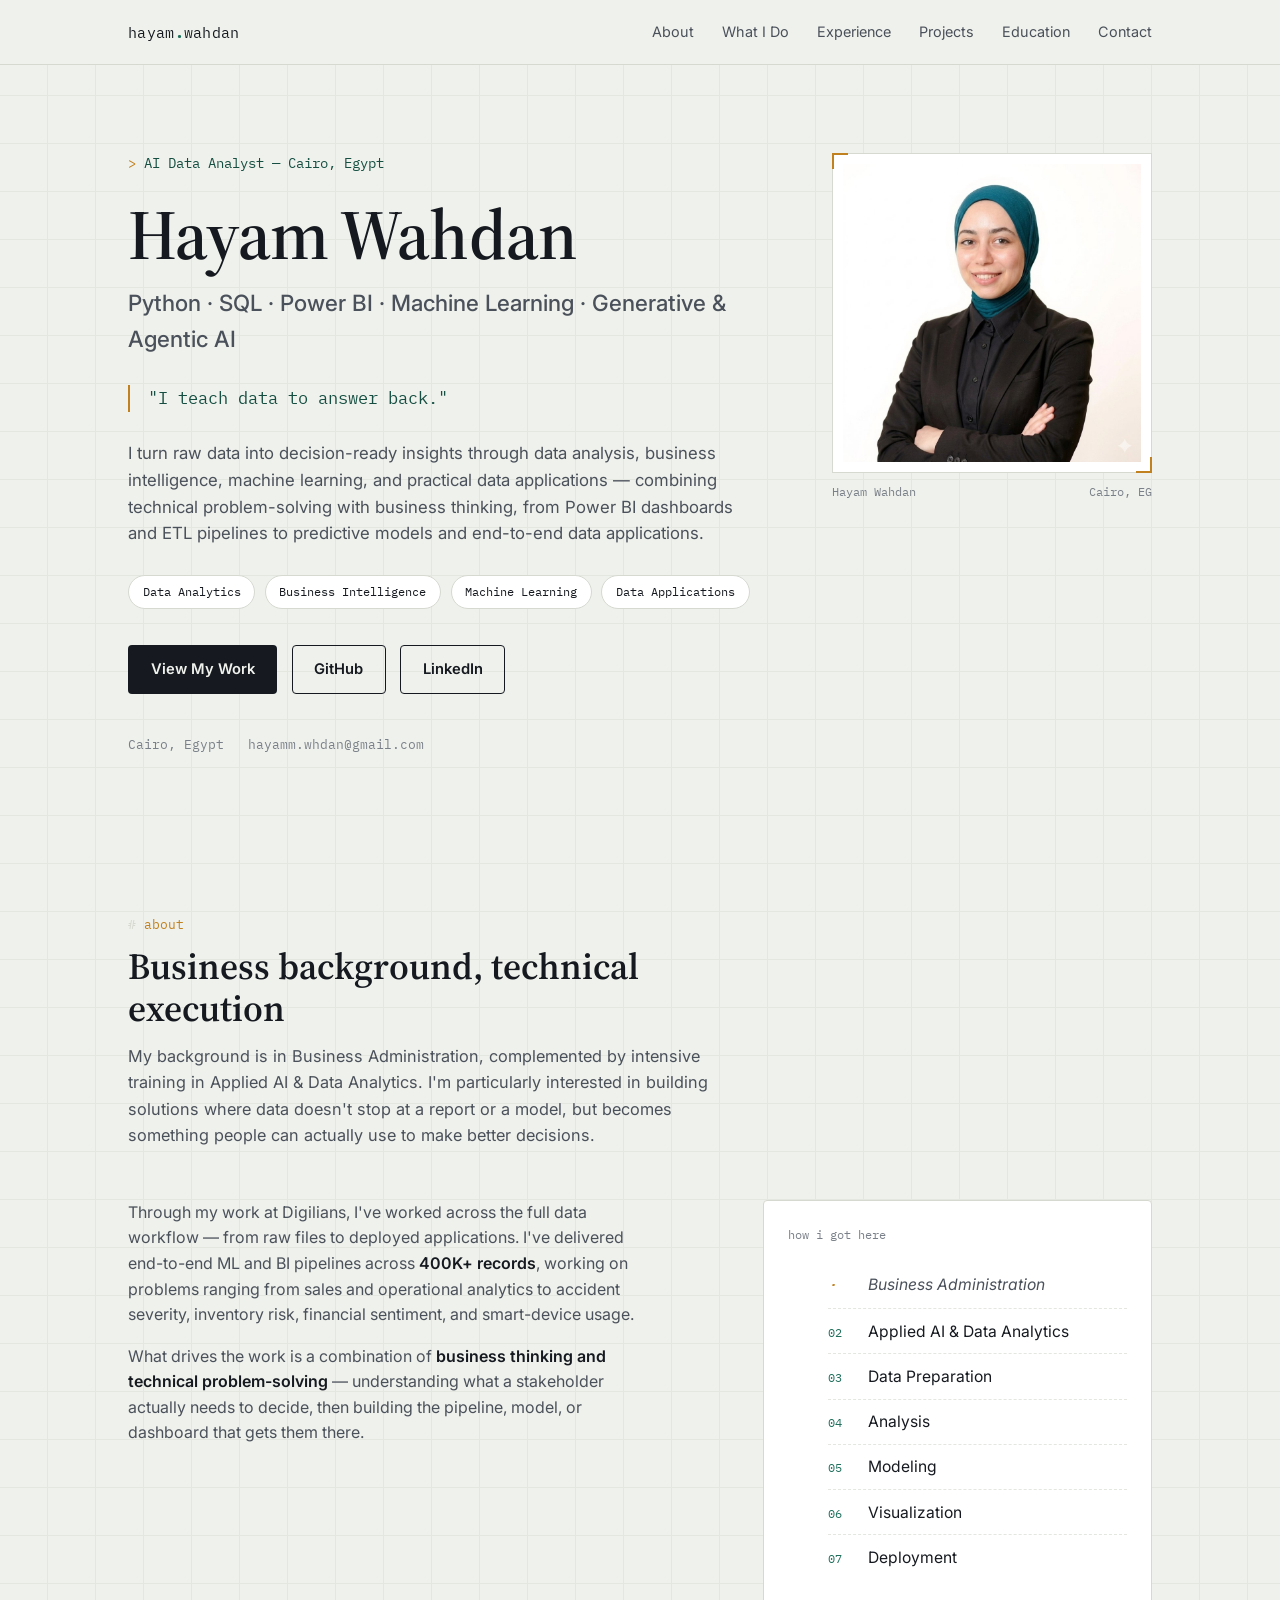
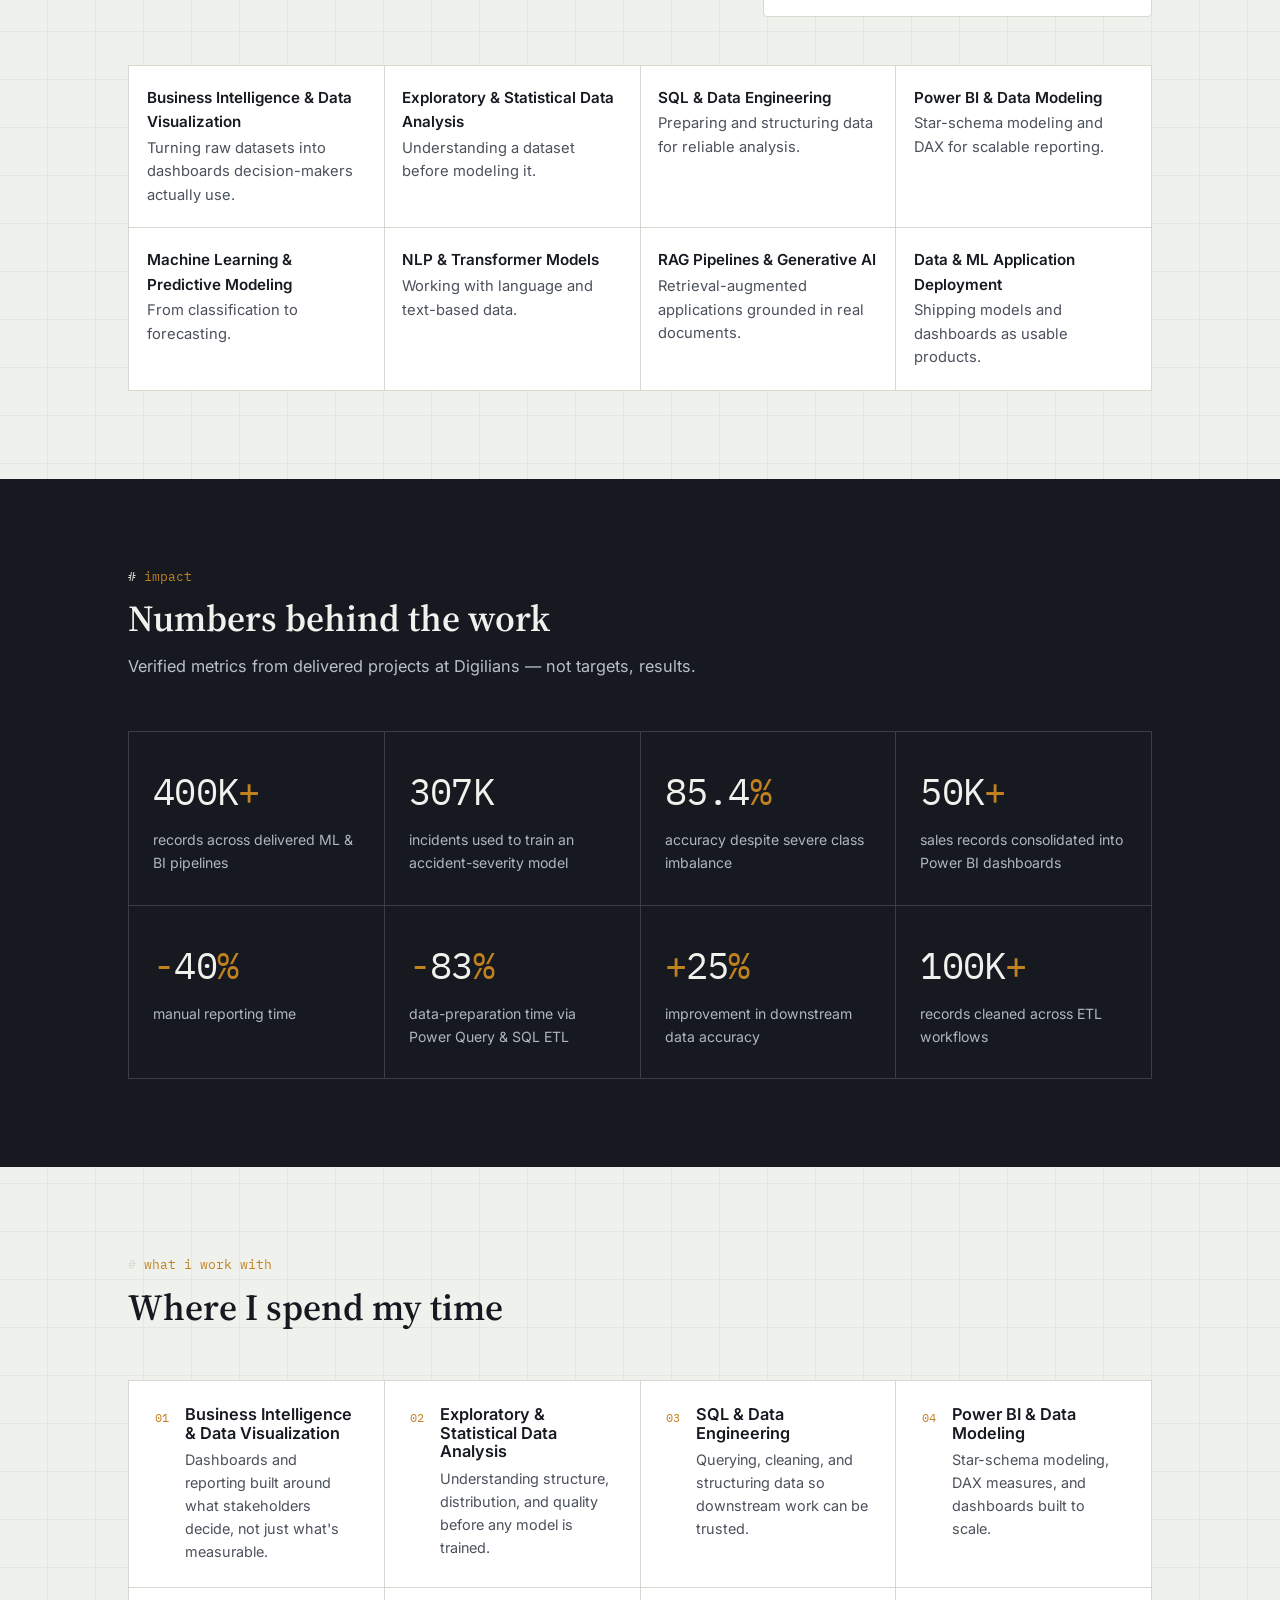
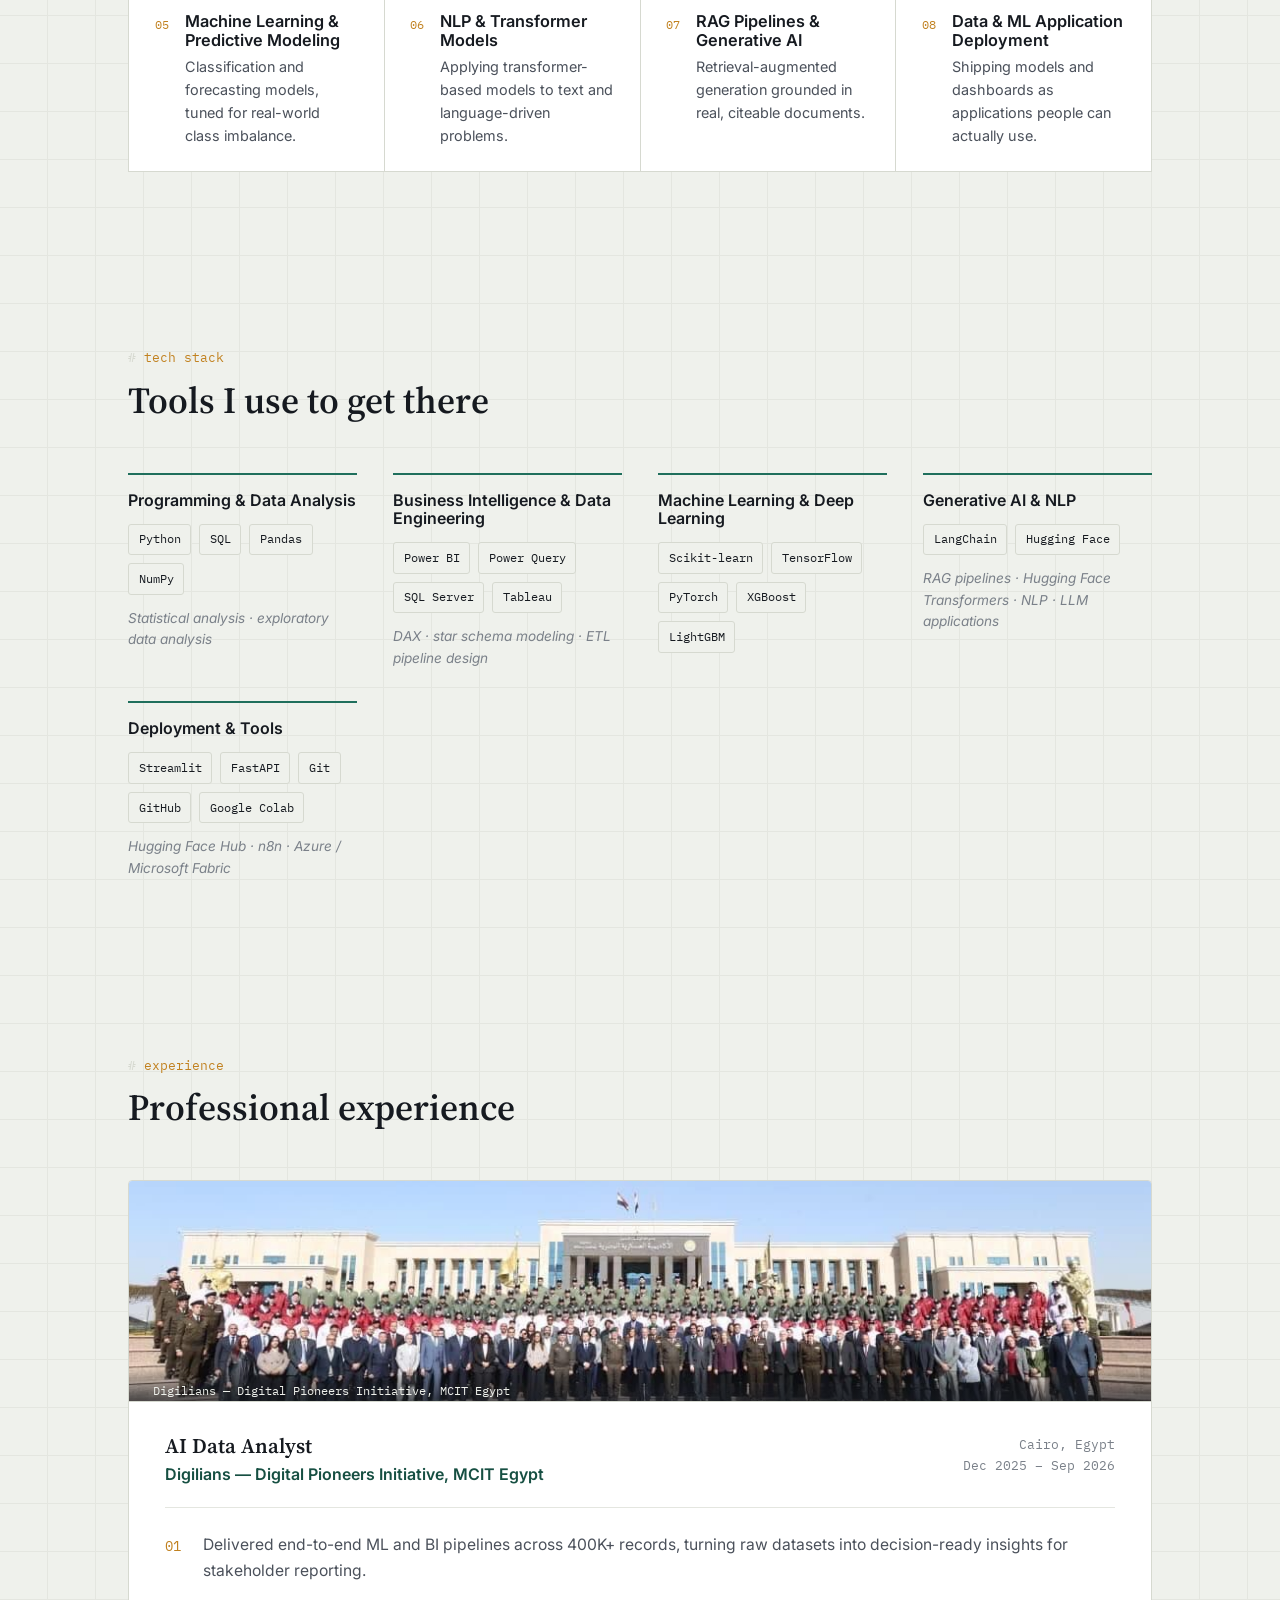
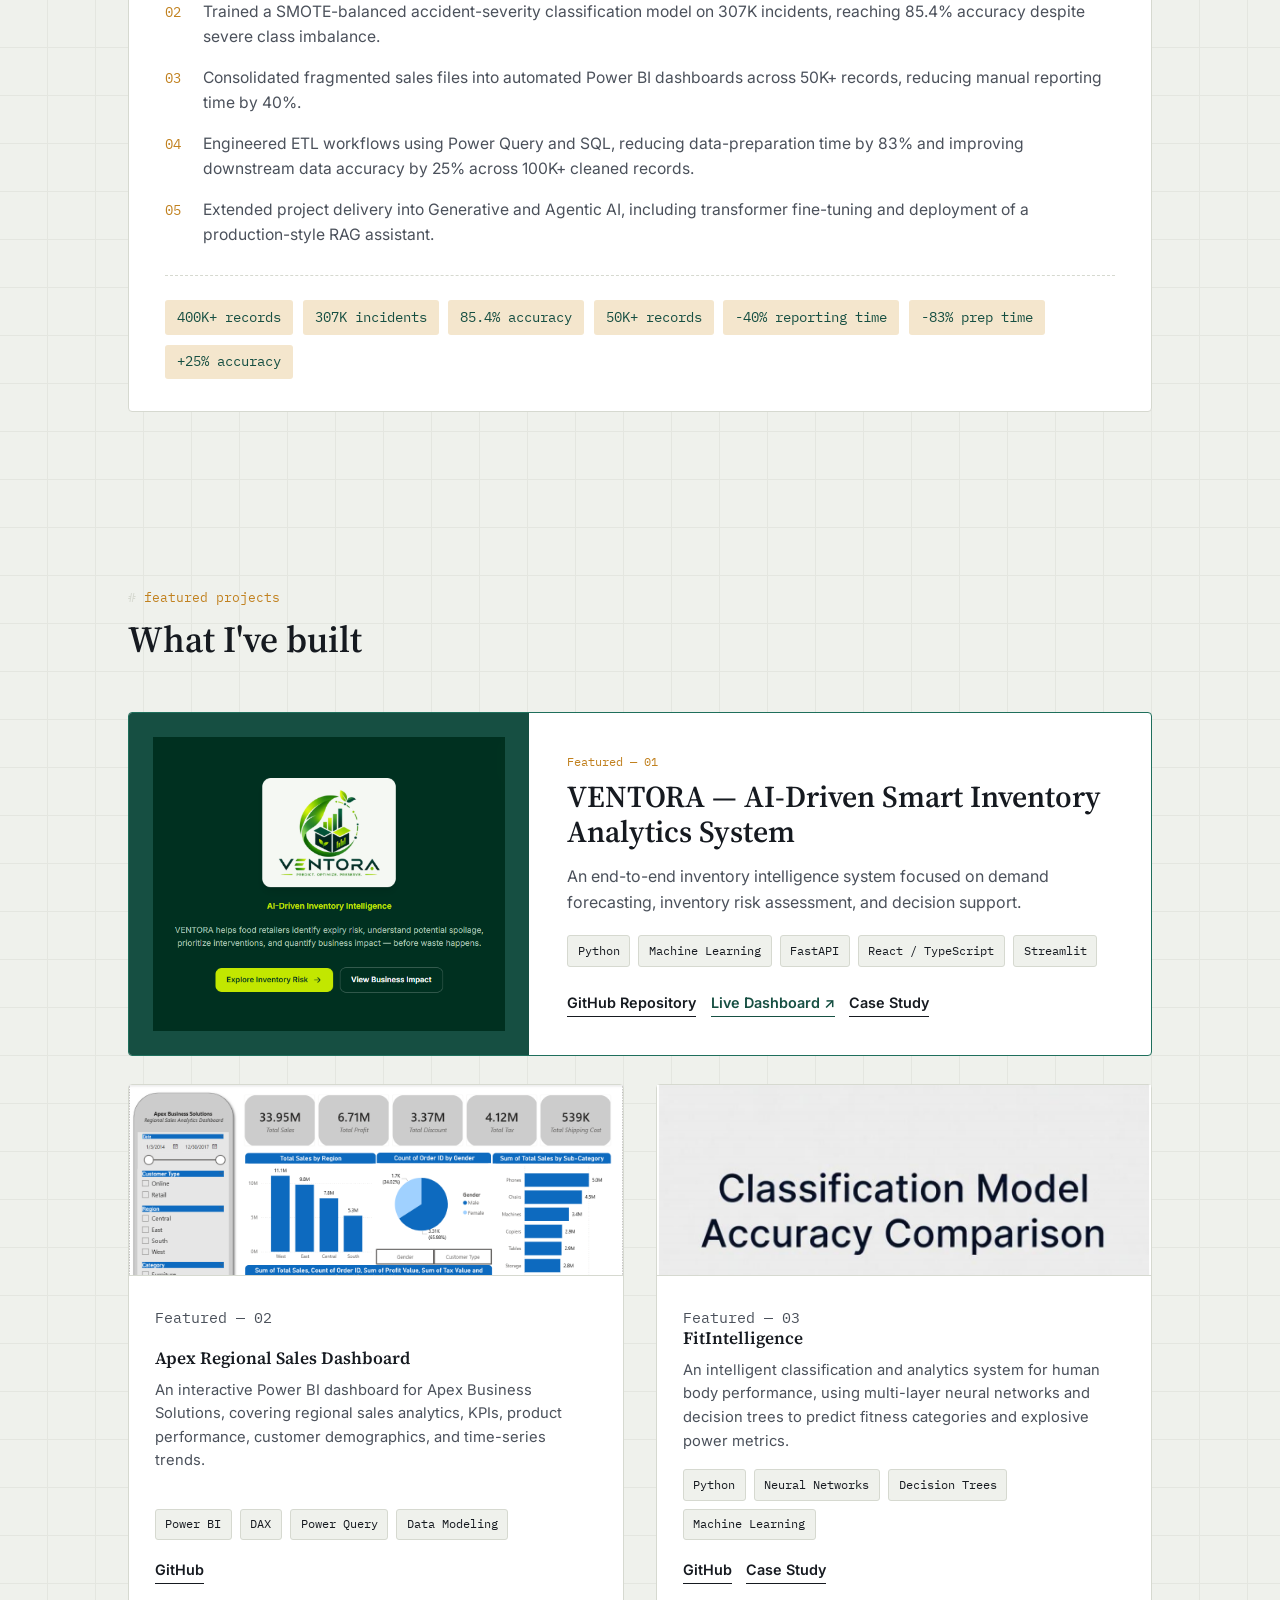
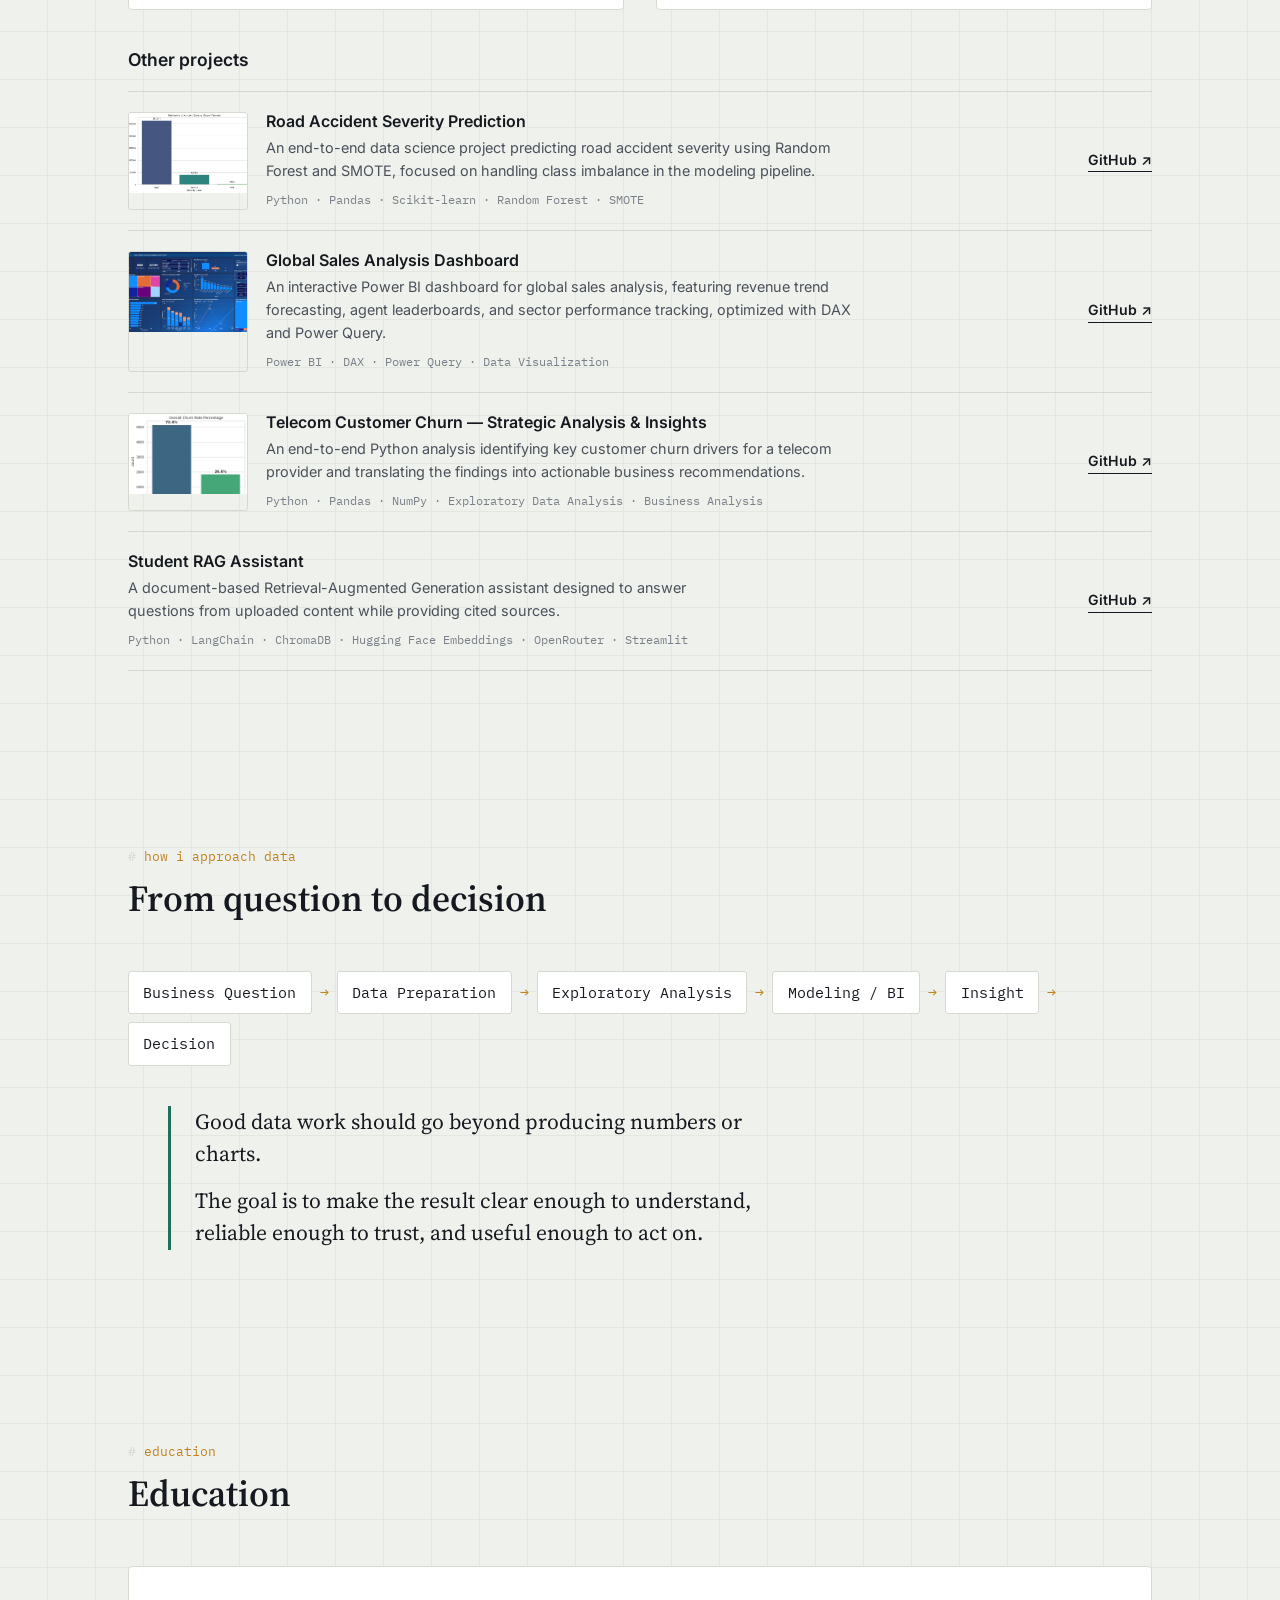
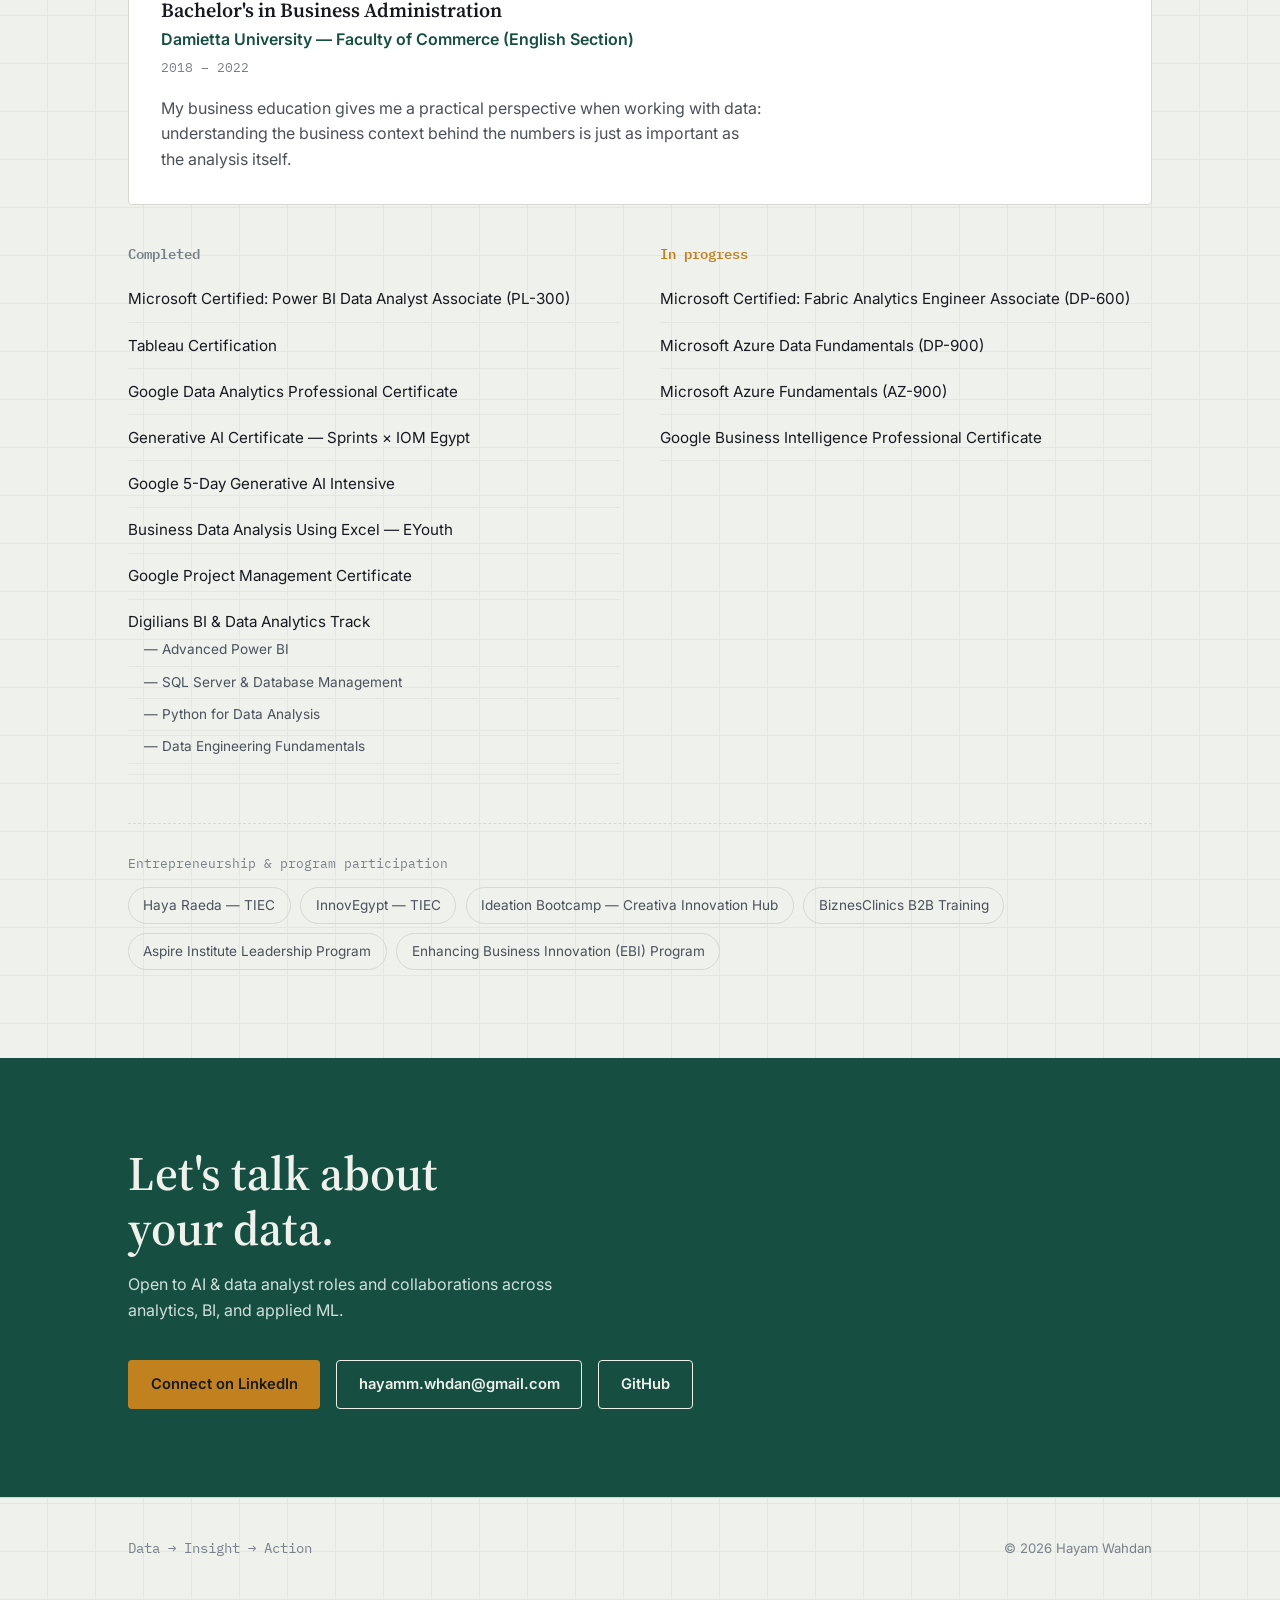
<file: index.html>
<!DOCTYPE html>
<html lang="en">
<head>
<meta charset="UTF-8">
<meta name="viewport" content="width=device-width, initial-scale=1.0">
<title>Hayam Wahdan | AI Data Analyst</title>
<meta name="description" content="Hayam Wahdan is an AI Data Analyst turning raw data into decision-ready insights through data analysis, business intelligence, machine learning, and practical data applications.">

<meta property="og:type" content="website">
<meta property="og:title" content="Hayam Wahdan | AI Data Analyst">
<meta property="og:description" content="I teach data to answer back. Data analysis, business intelligence, machine learning and applied data products.">
<meta property="og:url" content="https://HayamWahdan.github.io/">
<meta name="twitter:card" content="summary_large_image">
<link rel="icon" type="image/svg+xml" href="assets/icons/favicon.svg">

<link rel="preconnect" href="https://fonts.googleapis.com">
<link rel="preconnect" href="https://fonts.gstatic.com" crossorigin>
<link href="https://fonts.googleapis.com/css2?family=Source+Serif+4:opsz,wght@8..60,500;8..60,600;8..60,700&family=Inter:wght@400;500;600;700&family=IBM+Plex+Mono:wght@400;500&display=swap" rel="stylesheet">
<link rel="stylesheet" href="style.css">
</head>
<body>
<a class="skip-link" href="#main">Skip to content</a>

<header class="site-nav">
  <div class="wrap">
    <a class="nav-mark" href="#top">hayam<strong>.</strong>wahdan</a>
    <button class="nav-toggle" aria-expanded="false" aria-controls="nav-links" id="navToggle" aria-label="Toggle navigation menu">
      <svg viewBox="0 0 24 24" fill="none" stroke="currentColor" stroke-width="2"><line x1="3" y1="6" x2="21" y2="6"/><line x1="3" y1="12" x2="21" y2="12"/><line x1="3" y1="18" x2="21" y2="18"/></svg>
    </button>
    <nav class="nav-links" id="nav-links" aria-label="Primary">
      <a href="#about">About</a>
      <a href="#work-with">What I Do</a>
      <a href="#experience">Experience</a>
      <a href="#projects">Projects</a>
      <a href="#education">Education</a>
      <a href="#contact">Contact</a>
    </nav>
  </div>
</header>

<main id="main">

  <!-- HERO -->
  <section class="hero" id="top">
    <div class="wrap">
      <div class="hero-grid">
        <div class="hero-text">
          <p class="hero-eyebrow">AI Data Analyst — Cairo, Egypt</p>
          <h1>Hayam Wahdan</h1>
          <p class="role">Python · SQL · Power BI · Machine Learning · Generative &amp; Agentic AI</p>
          <p class="tagline">"I teach data to answer back."</p>
          <p class="summary">I turn raw data into decision-ready insights through data analysis, business intelligence, machine learning, and practical data applications — combining technical problem-solving with business thinking, from Power BI dashboards and ETL pipelines to predictive models and end-to-end data applications.</p>
          <div class="hero-domains">
            <span class="domain-pill">Data Analytics</span>
            <span class="domain-pill">Business Intelligence</span>
            <span class="domain-pill">Machine Learning</span>
            <span class="domain-pill">Data Applications</span>
          </div>
          <div class="hero-actions">
            <a class="btn btn-primary" href="#projects">View My Work</a>
            <a class="btn btn-outline" href="https://github.com/hayamwahdan" target="_blank" rel="noopener">GitHub</a>
            <a class="btn btn-outline" href="https://linkedin.com/in/hayamwahdan" target="_blank" rel="noopener">LinkedIn</a>
          </div>
          <div class="hero-meta">
            <span>Cairo, Egypt</span>
            <span>hayamm.whdan@gmail.com</span>
          </div>
        </div>
        <div class="hero-portrait">
          <figure>
            <div class="frame">
              <img src="assets/images/hayam-portrait.jpg" alt="Portrait of Hayam Wahdan, AI Data Analyst" width="900" height="900" loading="eager">
            </div>
            <figcaption><span>Hayam Wahdan</span><span>Cairo, EG</span></figcaption>
          </figure>
        </div>
      </div>
    </div>
  </section>

  <!-- ABOUT -->
  <section id="about">
    <div class="wrap">
      <div class="section-head">
        <p class="section-label">about</p>
        <h2>Business background, technical execution</h2>
        <p class="lede">My background is in Business Administration, complemented by intensive training in Applied AI &amp; Data Analytics. I'm particularly interested in building solutions where data doesn't stop at a report or a model, but becomes something people can actually use to make better decisions.</p>
      </div>

      <div class="about-grid">
        <div class="about-copy">
          <p>Through my work at Digilians, I've worked across the full data workflow — from raw files to deployed applications. I've delivered end-to-end ML and BI pipelines across <strong>400K+ records</strong>, working on problems ranging from sales and operational analytics to accident severity, inventory risk, financial sentiment, and smart-device usage.</p>
          <p>What drives the work is a combination of <strong>business thinking and technical problem-solving</strong> — understanding what a stakeholder actually needs to decide, then building the pipeline, model, or dashboard that gets them there.</p>
        </div>

        <div class="progression">
          <p class="progression-title">how i got here</p>
          <ol>
            <li class="origin">Business Administration</li>
            <li>Applied AI &amp; Data Analytics</li>
            <li>Data Preparation</li>
            <li>Analysis</li>
            <li>Modeling</li>
            <li>Visualization</li>
            <li>Deployment</li>
          </ol>
        </div>
      </div>

      <div class="areas-grid">
        <div class="area-cell"><b>Business Intelligence &amp; Data Visualization</b>Turning raw datasets into dashboards decision-makers actually use.</div>
        <div class="area-cell"><b>Exploratory &amp; Statistical Data Analysis</b>Understanding a dataset before modeling it.</div>
        <div class="area-cell"><b>SQL &amp; Data Engineering</b>Preparing and structuring data for reliable analysis.</div>
        <div class="area-cell"><b>Power BI &amp; Data Modeling</b>Star-schema modeling and DAX for scalable reporting.</div>
        <div class="area-cell"><b>Machine Learning &amp; Predictive Modeling</b>From classification to forecasting.</div>
        <div class="area-cell"><b>NLP &amp; Transformer Models</b>Working with language and text-based data.</div>
        <div class="area-cell"><b>RAG Pipelines &amp; Generative AI</b>Retrieval-augmented applications grounded in real documents.</div>
        <div class="area-cell"><b>Data &amp; ML Application Deployment</b>Shipping models and dashboards as usable products.</div>
      </div>
    </div>
  </section>

  <!-- IMPACT -->
  <section class="impact" id="impact">
    <div class="wrap">
      <div class="section-head">
        <p class="section-label">impact</p>
        <h2>Numbers behind the work</h2>
        <p class="lede">Verified metrics from delivered projects at Digilians — not targets, results.</p>
      </div>
      <div class="metrics-table">
        <div class="metric-cell"><div class="metric-value">400K<span>+</span></div><div class="metric-label">records across delivered ML &amp; BI pipelines</div></div>
        <div class="metric-cell"><div class="metric-value">307K</div><div class="metric-label">incidents used to train an accident-severity model</div></div>
        <div class="metric-cell"><div class="metric-value">85.4<span>%</span></div><div class="metric-label">accuracy despite severe class imbalance</div></div>
        <div class="metric-cell"><div class="metric-value">50K<span>+</span></div><div class="metric-label">sales records consolidated into Power BI dashboards</div></div>
        <div class="metric-cell"><div class="metric-value"><span>-</span>40<span>%</span></div><div class="metric-label">manual reporting time</div></div>
        <div class="metric-cell"><div class="metric-value"><span>-</span>83<span>%</span></div><div class="metric-label">data-preparation time via Power Query &amp; SQL ETL</div></div>
        <div class="metric-cell"><div class="metric-value"><span>+</span>25<span>%</span></div><div class="metric-label">improvement in downstream data accuracy</div></div>
        <div class="metric-cell"><div class="metric-value">100K<span>+</span></div><div class="metric-label">records cleaned across ETL workflows</div></div>
      </div>
    </div>
  </section>

  <!-- WHAT I WORK WITH -->
  <section id="work-with">
    <div class="wrap">
      <div class="section-head">
        <p class="section-label">what i work with</p>
        <h2>Where I spend my time</h2>
      </div>
      <div class="workwith-grid">
        <div class="workwith-cell"><span class="workwith-index">01</span><div><h3>Business Intelligence &amp; Data Visualization</h3><p>Dashboards and reporting built around what stakeholders decide, not just what's measurable.</p></div></div>
        <div class="workwith-cell"><span class="workwith-index">02</span><div><h3>Exploratory &amp; Statistical Data Analysis</h3><p>Understanding structure, distribution, and quality before any model is trained.</p></div></div>
        <div class="workwith-cell"><span class="workwith-index">03</span><div><h3>SQL &amp; Data Engineering</h3><p>Querying, cleaning, and structuring data so downstream work can be trusted.</p></div></div>
        <div class="workwith-cell"><span class="workwith-index">04</span><div><h3>Power BI &amp; Data Modeling</h3><p>Star-schema modeling, DAX measures, and dashboards built to scale.</p></div></div>
        <div class="workwith-cell"><span class="workwith-index">05</span><div><h3>Machine Learning &amp; Predictive Modeling</h3><p>Classification and forecasting models, tuned for real-world class imbalance.</p></div></div>
        <div class="workwith-cell"><span class="workwith-index">06</span><div><h3>NLP &amp; Transformer Models</h3><p>Applying transformer-based models to text and language-driven problems.</p></div></div>
        <div class="workwith-cell"><span class="workwith-index">07</span><div><h3>RAG Pipelines &amp; Generative AI</h3><p>Retrieval-augmented generation grounded in real, citeable documents.</p></div></div>
        <div class="workwith-cell"><span class="workwith-index">08</span><div><h3>Data &amp; ML Application Deployment</h3><p>Shipping models and dashboards as applications people can actually use.</p></div></div>
      </div>
    </div>
  </section>

  <!-- TECH STACK -->
  <section id="stack">
    <div class="wrap">
      <div class="section-head">
        <p class="section-label">tech stack</p>
        <h2>Tools I use to get there</h2>
      </div>
      <div class="stack-grid">
        <div class="stack-card">
          <h3>Programming &amp; Data Analysis</h3>
          <div class="stack-tags">
            <span class="tag">Python</span><span class="tag">SQL</span><span class="tag">Pandas</span><span class="tag">NumPy</span>
          </div>
          <p class="stack-note">Statistical analysis · exploratory data analysis</p>
        </div>
        <div class="stack-card">
          <h3>Business Intelligence &amp; Data Engineering</h3>
          <div class="stack-tags">
            <span class="tag">Power BI</span><span class="tag">Power Query</span><span class="tag">SQL Server</span><span class="tag">Tableau</span>
          </div>
          <p class="stack-note">DAX · star schema modeling · ETL pipeline design</p>
        </div>
        <div class="stack-card">
          <h3>Machine Learning &amp; Deep Learning</h3>
          <div class="stack-tags">
            <span class="tag">Scikit-learn</span><span class="tag">TensorFlow</span><span class="tag">PyTorch</span><span class="tag">XGBoost</span><span class="tag">LightGBM</span>
          </div>
        </div>
        <div class="stack-card">
          <h3>Generative AI &amp; NLP</h3>
          <div class="stack-tags">
            <span class="tag">LangChain</span><span class="tag">Hugging Face</span>
          </div>
          <p class="stack-note">RAG pipelines · Hugging Face Transformers · NLP · LLM applications</p>
        </div>
        <div class="stack-card">
          <h3>Deployment &amp; Tools</h3>
          <div class="stack-tags">
            <span class="tag">Streamlit</span><span class="tag">FastAPI</span><span class="tag">Git</span><span class="tag">GitHub</span><span class="tag">Google Colab</span>
          </div>
          <p class="stack-note">Hugging Face Hub · n8n · Azure / Microsoft Fabric</p>
        </div>
      </div>
    </div>
  </section>

  <!-- EXPERIENCE -->
  <section id="experience">
    <div class="wrap">
      <div class="section-head">
        <p class="section-label">experience</p>
        <h2>Professional experience</h2>
      </div>
      <article class="exp-card">
        <div class="exp-media">
          <img src="assets/images/digilians-cohort.jpg" alt="Group photo of the Digilians Digital Pioneers Initiative cohort and staff at the Egyptian Military Technical College" loading="lazy">
          <figcaption>Digilians — Digital Pioneers Initiative, MCIT Egypt</figcaption>
        </div>
        <div class="exp-body">
        <div class="exp-head">
          <div>
            <h3>AI Data Analyst</h3>
            <p class="exp-org">Digilians — Digital Pioneers Initiative, MCIT Egypt</p>
          </div>
          <div class="exp-meta">Cairo, Egypt<br>Dec 2025 – Sep 2026</div>
        </div>
        <ul class="exp-bullets">
          <li><span class="num">01</span>Delivered end-to-end ML and BI pipelines across 400K+ records, turning raw datasets into decision-ready insights for stakeholder reporting.</li>
          <li><span class="num">02</span>Trained a SMOTE-balanced accident-severity classification model on 307K incidents, reaching 85.4% accuracy despite severe class imbalance.</li>
          <li><span class="num">03</span>Consolidated fragmented sales files into automated Power BI dashboards across 50K+ records, reducing manual reporting time by 40%.</li>
          <li><span class="num">04</span>Engineered ETL workflows using Power Query and SQL, reducing data-preparation time by 83% and improving downstream data accuracy by 25% across 100K+ cleaned records.</li>
          <li><span class="num">05</span>Extended project delivery into Generative and Agentic AI, including transformer fine-tuning and deployment of a production-style RAG assistant.</li>
        </ul>
        <div class="exp-stats">
          <span class="exp-stat">400K+ records</span>
          <span class="exp-stat">307K incidents</span>
          <span class="exp-stat">85.4% accuracy</span>
          <span class="exp-stat">50K+ records</span>
          <span class="exp-stat">-40% reporting time</span>
          <span class="exp-stat">-83% prep time</span>
          <span class="exp-stat">+25% accuracy</span>
        </div>
        </div>
      </article>
    </div>
  </section>

  <!-- PROJECTS -->
  <section id="projects">
    <div class="wrap">
      <div class="section-head">
        <p class="section-label">featured projects</p>
        <h2>What I've built</h2>
      </div>

      <article class="project-featured p1">
        <div class="pf-media"><img src="assets/images/ventora-hero.png" alt="VENTORA app screen: AI-Driven Inventory Intelligence with buttons to explore inventory risk and view business impact"></div>
        <div class="pf-body">
          <p class="pf-rank">Featured — 01</p>
          <h3>VENTORA — AI-Driven Smart Inventory Analytics System</h3>
          <p class="pf-desc">An end-to-end inventory intelligence system focused on demand forecasting, inventory risk assessment, and decision support.</p>
          <div class="pf-tech">
            <span class="tag">Python</span><span class="tag">Machine Learning</span><span class="tag">FastAPI</span><span class="tag">React / TypeScript</span><span class="tag">Streamlit</span>
          </div>
          <div class="pf-links">
            <a class="pf-link" href="https://github.com/digilians-hnh/VENTORA" target="_blank" rel="noopener">GitHub Repository</a>
            <a class="pf-link live" href="https://ventora.onrender.com/" target="_blank" rel="noopener">Live Dashboard ↗</a>
            <a class="pf-link" href="projects/ventora.html">Case Study</a>
          </div>
        </div>
      </article>

      <div class="projects-secondary">
        <article class="proj-card">
          <div class="proj-card-media"><img src="assets/images/apex-regional-sales.png" alt="Apex Business Solutions Power BI dashboard showing total sales, profit, sales by region, and sub-category breakdowns"></div>
          <p class="pf-rank">Featured — 02</p>
          <h3>Apex Regional Sales Dashboard</h3>
          <p>An interactive Power BI dashboard for Apex Business Solutions, covering regional sales analytics, KPIs, product performance, customer demographics, and time-series trends.</p>
          <div class="pf-tech">
            <span class="tag">Power BI</span><span class="tag">DAX</span><span class="tag">Power Query</span><span class="tag">Data Modeling</span>
          </div>
          <div class="pf-links">
            <a class="pf-link" href="https://github.com/hayamwahdan/apex-regional-sales-dashboard" target="_blank" rel="noopener">GitHub</a>
          </div>
        </article>

        <article class="proj-card">
          <div class="proj-card-media"><img src="assets/images/fitintelligence-accuracy.png" alt="Bar chart comparing classification model accuracy: Neural Network 76.38%, SVM 69.39%, Decision Tree 64.80%, KNN 64.52%"></div>
          <p class="pf-rank">Featured — 03</p>
          <h3>FitIntelligence</h3>
          <p>An intelligent classification and analytics system for human body performance, using multi-layer neural networks and decision trees to predict fitness categories and explosive power metrics.</p>
          <div class="pf-tech">
            <span class="tag">Python</span><span class="tag">Neural Networks</span><span class="tag">Decision Trees</span><span class="tag">Machine Learning</span>
          </div>
          <div class="pf-links">
            <a class="pf-link" href="https://github.com/Digi-Deepora-Team/FitIntelligence-System" target="_blank" rel="noopener">GitHub</a>
            <a class="pf-link" href="projects/fitintelligence.html">Case Study</a>
          </div>
        </article>
      </div>

      <div class="projects-other">
        <h3 class="sub">Other projects</h3>
        <div class="other-list">
          <div class="other-item">
            <div class="oi-row">
              <div class="oi-media"><img src="assets/images/road-accident-severity.png" alt="Bar chart of accident severity distribution: 263,271 slight, 40,739 serious, 3,953 fatal incidents"></div>
              <div class="oi-main">
                <h4>Road Accident Severity Prediction</h4>
                <p>An end-to-end data science project predicting road accident severity using Random Forest and SMOTE, focused on handling class imbalance in the modeling pipeline.</p>
                <p class="oi-tech">Python · Pandas · Scikit-learn · Random Forest · SMOTE</p>
              </div>
            </div>
            <a class="oi-link" href="https://github.com/hayamwahdan/Road-Accident-Severity-Prediction" target="_blank" rel="noopener">GitHub ↗</a>
          </div>
          <div class="other-item">
            <div class="oi-row">
              <div class="oi-media"><img src="assets/images/global-sales-dashboard.png" alt="Power BI dashboard: Sales Pipeline and Revenue Intelligence 2016-2019 showing total revenue, order volume, revenue by manager, region and sector"></div>
              <div class="oi-main">
                <h4>Global Sales Analysis Dashboard</h4>
                <p>An interactive Power BI dashboard for global sales analysis, featuring revenue trend forecasting, agent leaderboards, and sector performance tracking, optimized with DAX and Power Query.</p>
                <p class="oi-tech">Power BI · DAX · Power Query · Data Visualization</p>
              </div>
            </div>
            <a class="oi-link" href="https://github.com/hayamwahdan/Power-BI-Sales-Dashboard" target="_blank" rel="noopener">GitHub ↗</a>
          </div>
          <div class="other-item">
            <div class="oi-row">
              <div class="oi-media"><img src="assets/images/telecom-churn-distribution.png" alt="Bar chart of overall churn rate: 73.4% no churn, 26.6% churn"></div>
              <div class="oi-main">
                <h4>Telecom Customer Churn — Strategic Analysis &amp; Insights</h4>
                <p>An end-to-end Python analysis identifying key customer churn drivers for a telecom provider and translating the findings into actionable business recommendations.</p>
                <p class="oi-tech">Python · Pandas · NumPy · Exploratory Data Analysis · Business Analysis</p>
              </div>
            </div>
            <a class="oi-link" href="https://github.com/hayamwahdan/Telecom-Customer-Churn-Strategic-Analysis-Insights" target="_blank" rel="noopener">GitHub ↗</a>
          </div>
          <div class="other-item">
            <div class="oi-row">
              <div class="oi-main">
                <h4>Student RAG Assistant</h4>
                <p>A document-based Retrieval-Augmented Generation assistant designed to answer questions from uploaded content while providing cited sources.</p>
                <p class="oi-tech">Python · LangChain · ChromaDB · Hugging Face Embeddings · OpenRouter · Streamlit</p>
              </div>
            </div>
            <a class="oi-link" href="https://github.com/hayamwahdan/student-rag-assistant" target="_blank" rel="noopener">GitHub ↗</a>
          </div>
        </div>
      </div>
    </div>
  </section>

  <!-- APPROACH -->
  <section id="approach">
    <div class="wrap">
      <div class="section-head">
        <p class="section-label">how i approach data</p>
        <h2>From question to decision</h2>
      </div>
      <div class="approach-flow">
        <span class="step">Business Question</span><span class="arrow">→</span>
        <span class="step">Data Preparation</span><span class="arrow">→</span>
        <span class="step">Exploratory Analysis</span><span class="arrow">→</span>
        <span class="step">Modeling / BI</span><span class="arrow">→</span>
        <span class="step">Insight</span><span class="arrow">→</span>
        <span class="step">Decision</span>
      </div>
      <blockquote class="approach-quote">
        <p>Good data work should go beyond producing numbers or charts.</p>
        <p>The goal is to make the result clear enough to understand, reliable enough to trust, and useful enough to act on.</p>
      </blockquote>
    </div>
  </section>

  <!-- EDUCATION -->
  <section id="education">
    <div class="wrap">
      <div class="section-head">
        <p class="section-label">education</p>
        <h2>Education</h2>
      </div>
      <article class="edu-card">
        <h3>Bachelor's in Business Administration</h3>
        <p class="edu-org">Damietta University — Faculty of Commerce (English Section)</p>
        <p class="edu-meta">2018 – 2022</p>
        <p>My business education gives me a practical perspective when working with data: understanding the business context behind the numbers is just as important as the analysis itself.</p>
      </article>

      <div class="certs-grid">
        <div class="certs-col">
          <h3>Completed</h3>
          <ul class="certs-list">
            <li>Microsoft Certified: Power BI Data Analyst Associate (PL-300)</li>
            <li>Tableau Certification</li>
            <li>Google Data Analytics Professional Certificate</li>
            <li>Generative AI Certificate — Sprints × IOM Egypt</li>
            <li>Google 5-Day Generative AI Intensive</li>
            <li>Business Data Analysis Using Excel — EYouth</li>
            <li>Google Project Management Certificate</li>
            <li>Digilians BI &amp; Data Analytics Track
              <ul>
                <li class="sub-cert">— Advanced Power BI</li>
                <li class="sub-cert">— SQL Server &amp; Database Management</li>
                <li class="sub-cert">— Python for Data Analysis</li>
                <li class="sub-cert">— Data Engineering Fundamentals</li>
              </ul>
            </li>
          </ul>
        </div>
        <div class="certs-col progress">
          <h3>In progress</h3>
          <ul class="certs-list">
            <li>Microsoft Certified: Fabric Analytics Engineer Associate (DP-600)</li>
            <li>Microsoft Azure Data Fundamentals (DP-900)</li>
            <li>Microsoft Azure Fundamentals (AZ-900)</li>
            <li>Google Business Intelligence Professional Certificate</li>
          </ul>
        </div>
      </div>

      <div class="programs-band">
        <h3>Entrepreneurship &amp; program participation</h3>
        <ul class="programs-list">
          <li>Haya Raeda — TIEC</li>
          <li>InnovEgypt — TIEC</li>
          <li>Ideation Bootcamp — Creativa Innovation Hub</li>
          <li>BiznesClinics B2B Training</li>
          <li>Aspire Institute Leadership Program</li>
          <li>Enhancing Business Innovation (EBI) Program</li>
        </ul>
      </div>
    </div>
  </section>

  <!-- CONTACT -->
  <section class="contact" id="contact">
    <div class="wrap">
      <h2>Let's talk about your data.</h2>
      <p class="lede">Open to AI &amp; data analyst roles and collaborations across analytics, BI, and applied ML.</p>
      <div class="contact-links">
        <a class="btn btn-primary" href="https://linkedin.com/in/hayamwahdan" target="_blank" rel="noopener">Connect on LinkedIn</a>
        <a class="btn btn-outline" href="mailto:hayamm.whdan@gmail.com">hayamm.whdan@gmail.com</a>
        <a class="btn btn-outline" href="https://github.com/hayamwahdan" target="_blank" rel="noopener">GitHub</a>
      </div>
    </div>
  </section>

</main>

<footer class="site-footer">
  <div class="wrap">
    <p class="foot-tag">Data → Insight → Action</p>
    <p class="foot-copy">© <span id="year"></span> Hayam Wahdan</p>
  </div>
</footer>

<script src="script.js"></script>
</body>
</html>
</file>
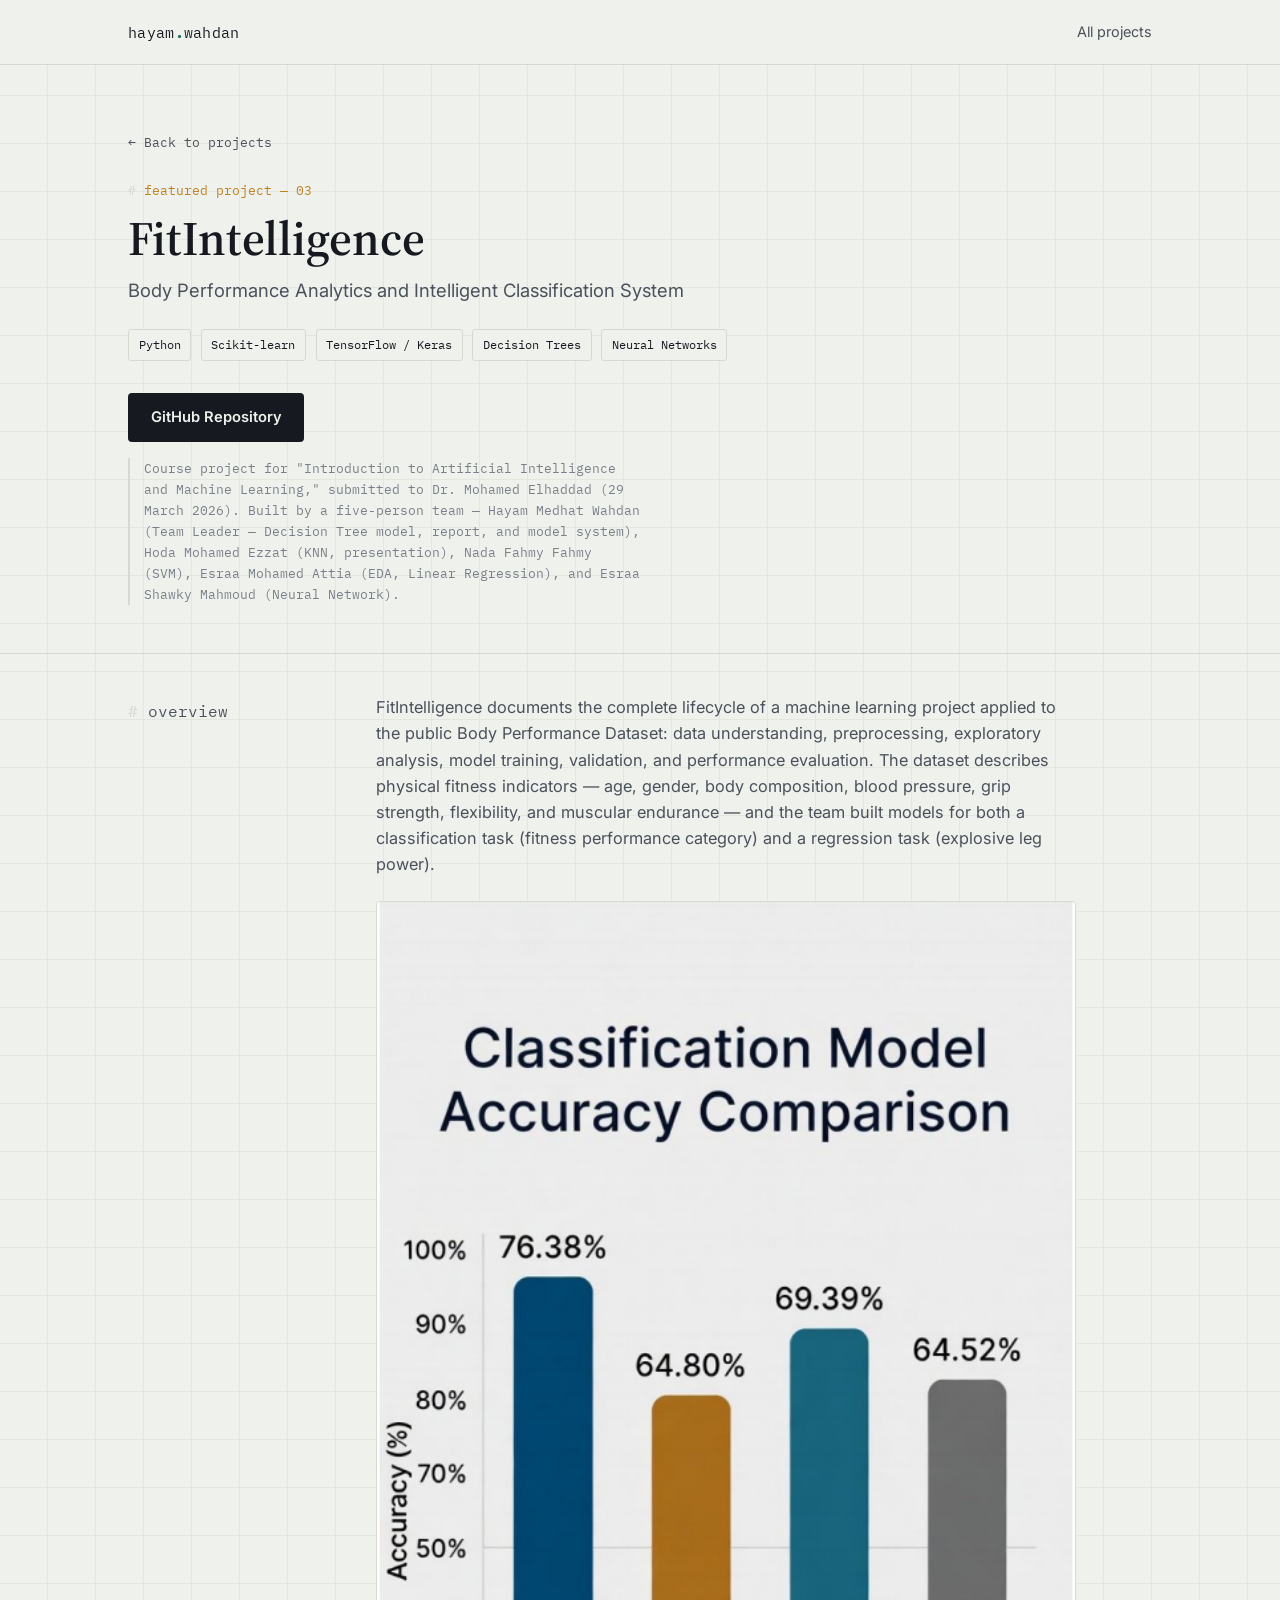
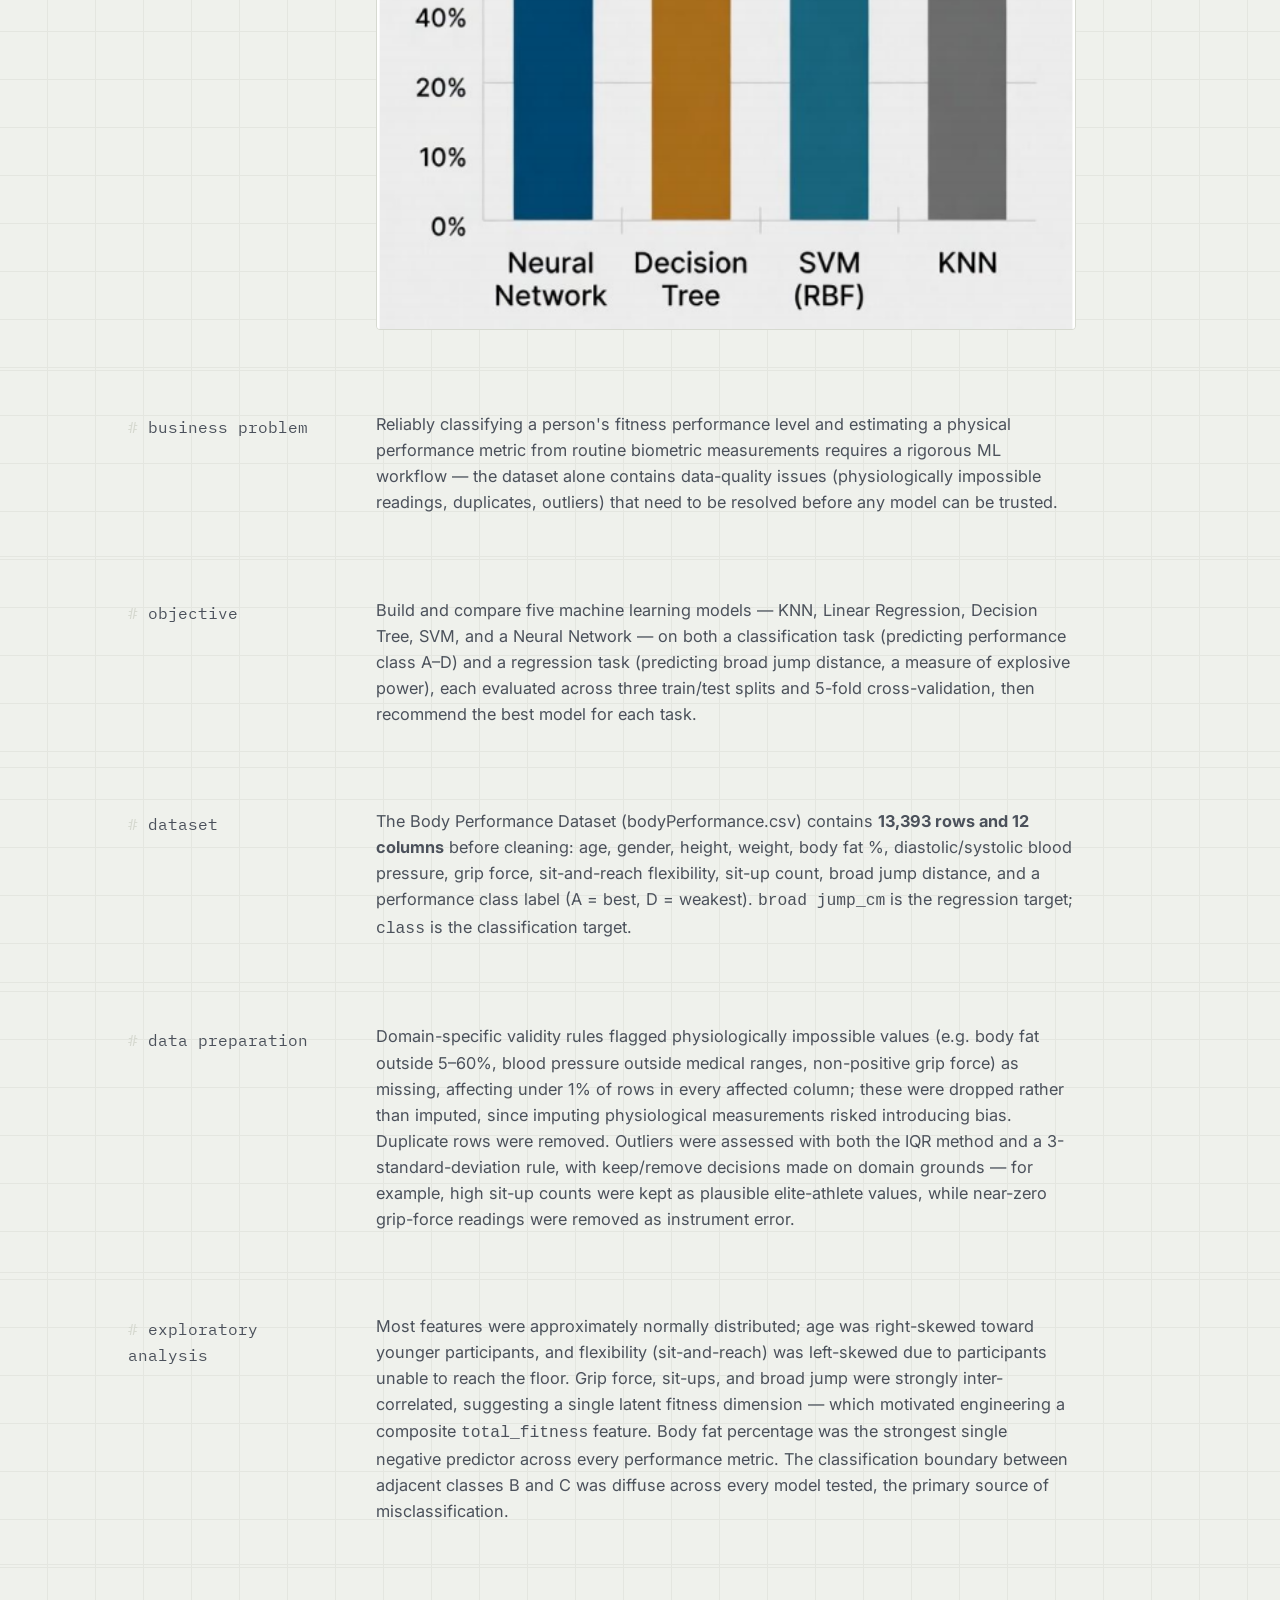
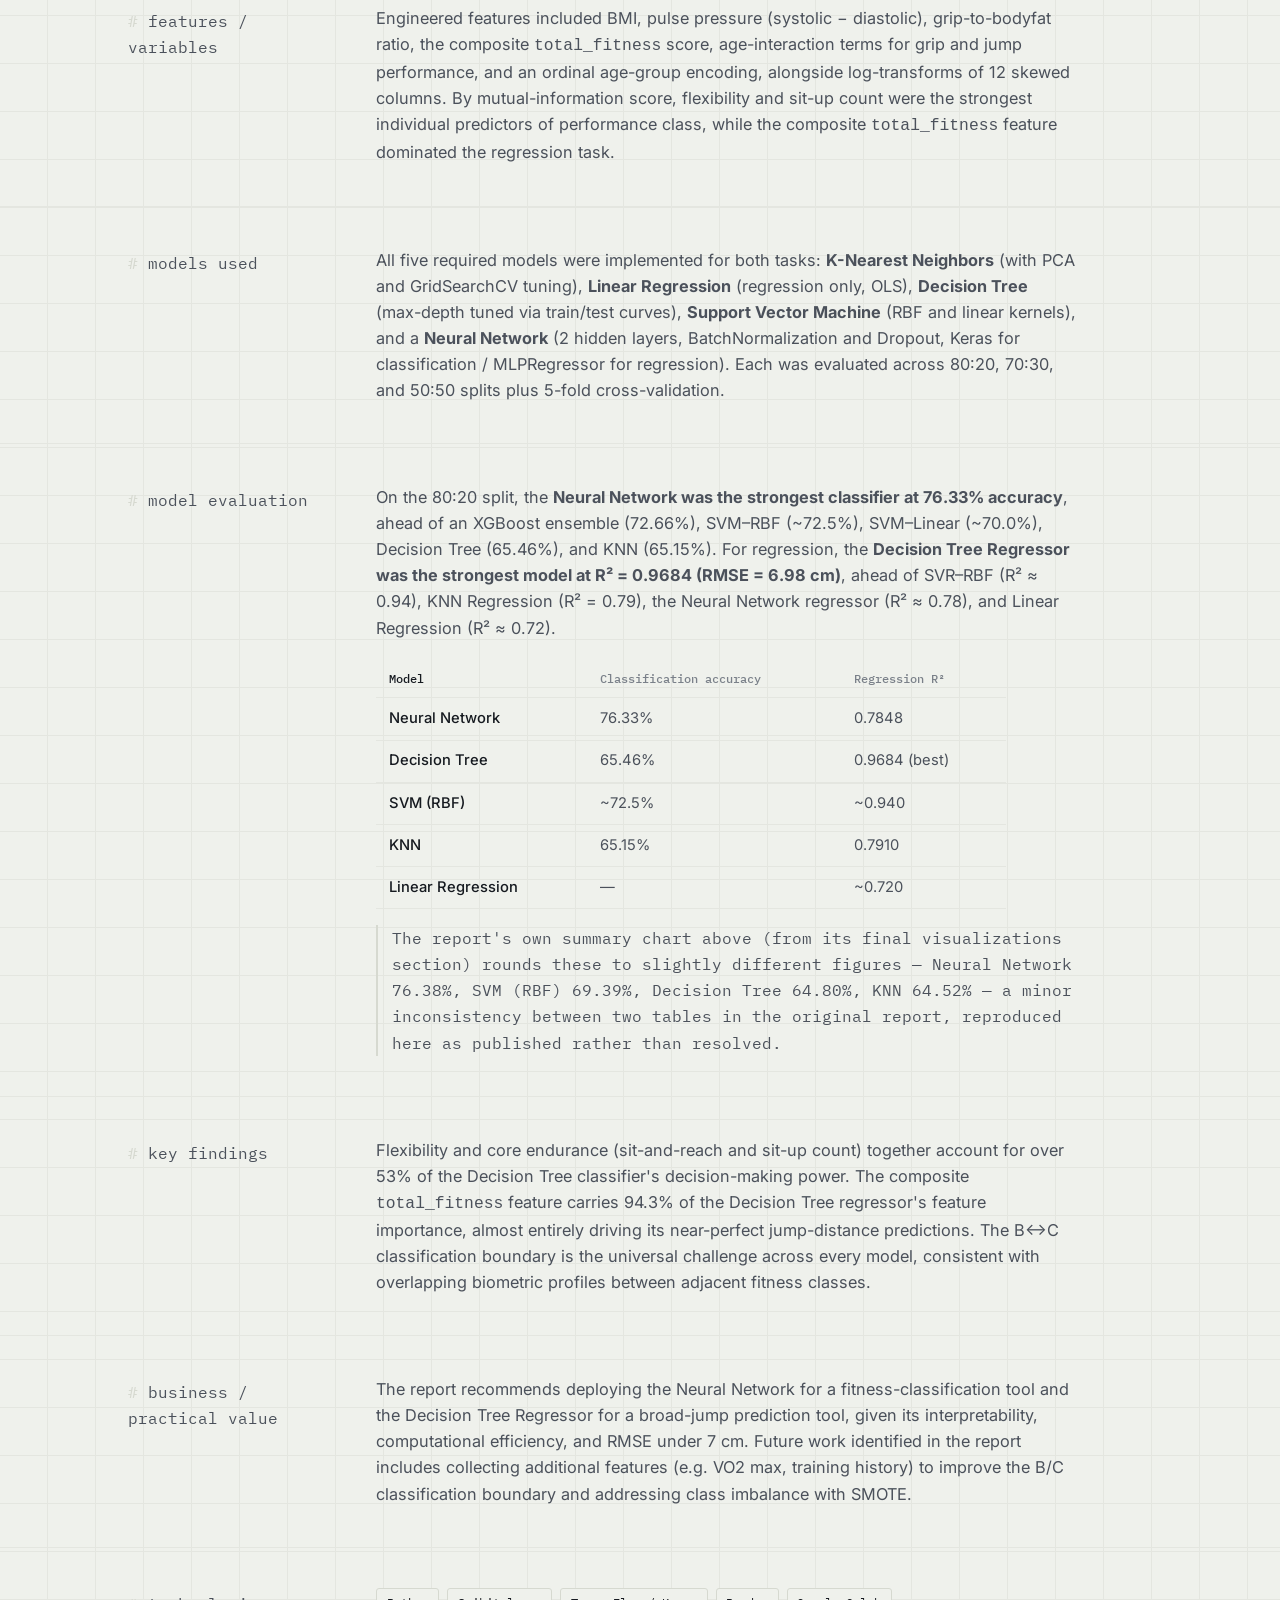
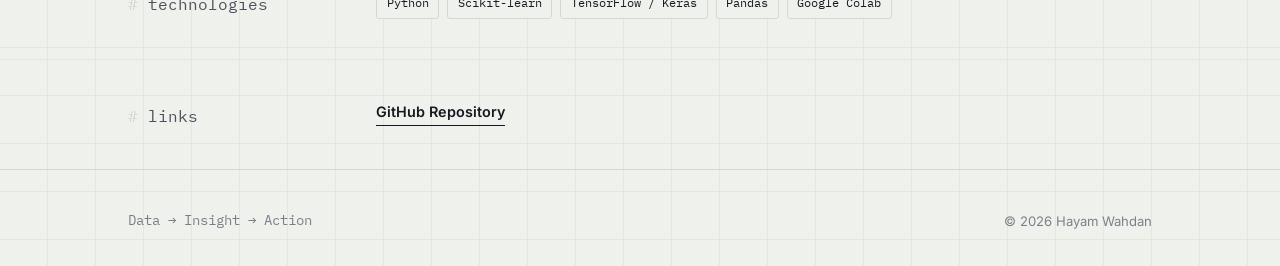
<file: projects/fitintelligence.html>
<!DOCTYPE html>
<html lang="en">
<head>
<meta charset="UTF-8">
<meta name="viewport" content="width=device-width, initial-scale=1.0">
<title>FitIntelligence — Body Performance Analytics | Hayam Wahdan</title>
<meta name="description" content="Case study: FitIntelligence, a body performance analytics and intelligent classification system comparing five machine learning models for fitness classification and explosive-power regression.">
<link rel="preconnect" href="https://fonts.googleapis.com">
<link rel="preconnect" href="https://fonts.gstatic.com" crossorigin>
<link href="https://fonts.googleapis.com/css2?family=Source+Serif+4:opsz,wght@8..60,500;8..60,600;8..60,700&family=Inter:wght@400;500;600;700&family=IBM+Plex+Mono:wght@400;500&display=swap" rel="stylesheet">
<link rel="icon" type="image/svg+xml" href="../assets/icons/favicon.svg">
<link rel="stylesheet" href="../style.css">
</head>
<body>
<a class="skip-link" href="#main">Skip to content</a>
<header class="site-nav">
  <div class="wrap">
    <a class="nav-mark" href="../index.html">hayam<strong>.</strong>wahdan</a>
    <nav class="nav-links" style="display:flex; position:static; padding:0; border:0;" aria-label="Primary">
      <a href="../index.html#projects">All projects</a>
    </nav>
  </div>
</header>

<main id="main">
  <section class="cs-hero">
    <div class="wrap">
      <a class="cs-back" href="../index.html#projects">← Back to projects</a>
      <p class="section-label">featured project — 03</p>
      <h1>FitIntelligence</h1>
      <p class="cs-subtitle">Body Performance Analytics and Intelligent Classification System</p>
      <div class="cs-meta-row">
        <span class="tag">Python</span><span class="tag">Scikit-learn</span><span class="tag">TensorFlow / Keras</span><span class="tag">Decision Trees</span><span class="tag">Neural Networks</span>
      </div>
      <div class="cs-links">
        <a class="btn btn-primary" href="https://github.com/Digi-Deepora-Team/FitIntelligence-System" target="_blank" rel="noopener">GitHub Repository</a>
      </div>
      <p class="cs-note">Course project for "Introduction to Artificial Intelligence and Machine Learning," submitted to Dr. Mohamed Elhaddad (29 March 2026). Built by a five-person team — Hayam Medhat Wahdan (Team Leader — Decision Tree model, report, and model system), Hoda Mohamed Ezzat (KNN, presentation), Nada Fahmy Fahmy (SVM), Esraa Mohamed Attia (EDA, Linear Regression), and Esraa Shawky Mahmoud (Neural Network).</p>
    </div>
  </section>

  <section class="cs-section">
    <div class="wrap">
      <p class="section-label">overview</p>
      <div class="cs-section-body">
        <p>FitIntelligence documents the complete lifecycle of a machine learning project applied to the public Body Performance Dataset: data understanding, preprocessing, exploratory analysis, model training, validation, and performance evaluation. The dataset describes physical fitness indicators — age, gender, body composition, blood pressure, grip strength, flexibility, and muscular endurance — and the team built models for both a classification task (fitness performance category) and a regression task (explosive leg power).</p>
        <div class="cs-screenshot"><img src="../assets/images/fitintelligence-accuracy.png" alt="Bar chart comparing classification model accuracy: Neural Network 76.38%, SVM (RBF) 69.39%, Decision Tree 64.80%, KNN 64.52%"></div>
      </div>
    </div>
  </section>

  <section class="cs-section">
    <div class="wrap">
      <p class="section-label">business problem</p>
      <div class="cs-section-body">
        <p>Reliably classifying a person's fitness performance level and estimating a physical performance metric from routine biometric measurements requires a rigorous ML workflow — the dataset alone contains data-quality issues (physiologically impossible readings, duplicates, outliers) that need to be resolved before any model can be trusted.</p>
      </div>
    </div>
  </section>

  <section class="cs-section">
    <div class="wrap">
      <p class="section-label">objective</p>
      <div class="cs-section-body">
        <p>Build and compare five machine learning models — KNN, Linear Regression, Decision Tree, SVM, and a Neural Network — on both a classification task (predicting performance class A–D) and a regression task (predicting broad jump distance, a measure of explosive power), each evaluated across three train/test splits and 5-fold cross-validation, then recommend the best model for each task.</p>
      </div>
    </div>
  </section>

  <section class="cs-section">
    <div class="wrap">
      <p class="section-label">dataset</p>
      <div class="cs-section-body">
        <p>The Body Performance Dataset (bodyPerformance.csv) contains <strong>13,393 rows and 12 columns</strong> before cleaning: age, gender, height, weight, body fat %, diastolic/systolic blood pressure, grip force, sit-and-reach flexibility, sit-up count, broad jump distance, and a performance class label (A = best, D = weakest). <code>broad jump_cm</code> is the regression target; <code>class</code> is the classification target.</p>
      </div>
    </div>
  </section>

  <section class="cs-section">
    <div class="wrap">
      <p class="section-label">data preparation</p>
      <div class="cs-section-body">
        <p>Domain-specific validity rules flagged physiologically impossible values (e.g. body fat outside 5–60%, blood pressure outside medical ranges, non-positive grip force) as missing, affecting under 1% of rows in every affected column; these were dropped rather than imputed, since imputing physiological measurements risked introducing bias. Duplicate rows were removed. Outliers were assessed with both the IQR method and a 3-standard-deviation rule, with keep/remove decisions made on domain grounds — for example, high sit-up counts were kept as plausible elite-athlete values, while near-zero grip-force readings were removed as instrument error.</p>
      </div>
    </div>
  </section>

  <section class="cs-section">
    <div class="wrap">
      <p class="section-label">exploratory analysis</p>
      <div class="cs-section-body">
        <p>Most features were approximately normally distributed; age was right-skewed toward younger participants, and flexibility (sit-and-reach) was left-skewed due to participants unable to reach the floor. Grip force, sit-ups, and broad jump were strongly inter-correlated, suggesting a single latent fitness dimension — which motivated engineering a composite <code>total_fitness</code> feature. Body fat percentage was the strongest single negative predictor across every performance metric. The classification boundary between adjacent classes B and C was diffuse across every model tested, the primary source of misclassification.</p>
      </div>
    </div>
  </section>

  <section class="cs-section">
    <div class="wrap">
      <p class="section-label">features / variables</p>
      <div class="cs-section-body">
        <p>Engineered features included BMI, pulse pressure (systolic − diastolic), grip-to-bodyfat ratio, the composite <code>total_fitness</code> score, age-interaction terms for grip and jump performance, and an ordinal age-group encoding, alongside log-transforms of 12 skewed columns. By mutual-information score, flexibility and sit-up count were the strongest individual predictors of performance class, while the composite <code>total_fitness</code> feature dominated the regression task.</p>
      </div>
    </div>
  </section>

  <section class="cs-section">
    <div class="wrap">
      <p class="section-label">models used</p>
      <div class="cs-section-body">
        <p>All five required models were implemented for both tasks: <strong>K-Nearest Neighbors</strong> (with PCA and GridSearchCV tuning), <strong>Linear Regression</strong> (regression only, OLS), <strong>Decision Tree</strong> (max-depth tuned via train/test curves), <strong>Support Vector Machine</strong> (RBF and linear kernels), and a <strong>Neural Network</strong> (2 hidden layers, BatchNormalization and Dropout, Keras for classification / MLPRegressor for regression). Each was evaluated across 80:20, 70:30, and 50:50 splits plus 5-fold cross-validation.</p>
      </div>
    </div>
  </section>

  <section class="cs-section">
    <div class="wrap">
      <p class="section-label">model evaluation</p>
      <div class="cs-section-body">
        <p>On the 80:20 split, the <strong>Neural Network was the strongest classifier at 76.33% accuracy</strong>, ahead of an XGBoost ensemble (72.66%), SVM–RBF (~72.5%), SVM–Linear (~70.0%), Decision Tree (65.46%), and KNN (65.15%). For regression, the <strong>Decision Tree Regressor was the strongest model at R² = 0.9684 (RMSE = 6.98 cm)</strong>, ahead of SVR–RBF (R² ≈ 0.94), KNN Regression (R² = 0.79), the Neural Network regressor (R² ≈ 0.78), and Linear Regression (R² ≈ 0.72).</p>
        <table class="cs-mini-table">
          <tr><th>Model</th><th>Classification accuracy</th><th>Regression R²</th></tr>
          <tr><td>Neural Network</td><td>76.33%</td><td>0.7848</td></tr>
          <tr><td>Decision Tree</td><td>65.46%</td><td>0.9684 (best)</td></tr>
          <tr><td>SVM (RBF)</td><td>~72.5%</td><td>~0.940</td></tr>
          <tr><td>KNN</td><td>65.15%</td><td>0.7910</td></tr>
          <tr><td>Linear Regression</td><td>—</td><td>~0.720</td></tr>
        </table>
        <p class="cs-note">The report's own summary chart above (from its final visualizations section) rounds these to slightly different figures — Neural Network 76.38%, SVM (RBF) 69.39%, Decision Tree 64.80%, KNN 64.52% — a minor inconsistency between two tables in the original report, reproduced here as published rather than resolved.</p>
      </div>
    </div>
  </section>

  <section class="cs-section">
    <div class="wrap">
      <p class="section-label">key findings</p>
      <div class="cs-section-body">
        <p>Flexibility and core endurance (sit-and-reach and sit-up count) together account for over 53% of the Decision Tree classifier's decision-making power. The composite <code>total_fitness</code> feature carries 94.3% of the Decision Tree regressor's feature importance, almost entirely driving its near-perfect jump-distance predictions. The B↔C classification boundary is the universal challenge across every model, consistent with overlapping biometric profiles between adjacent fitness classes.</p>
      </div>
    </div>
  </section>

  <section class="cs-section">
    <div class="wrap">
      <p class="section-label">business / practical value</p>
      <div class="cs-section-body">
        <p>The report recommends deploying the Neural Network for a fitness-classification tool and the Decision Tree Regressor for a broad-jump prediction tool, given its interpretability, computational efficiency, and RMSE under 7 cm. Future work identified in the report includes collecting additional features (e.g. VO2 max, training history) to improve the B/C classification boundary and addressing class imbalance with SMOTE.</p>
      </div>
    </div>
  </section>

  <section class="cs-section">
    <div class="wrap">
      <p class="section-label">technologies</p>
      <div class="cs-section-body">
        <div class="cs-tech-tags">
          <span class="tag">Python</span><span class="tag">Scikit-learn</span><span class="tag">TensorFlow / Keras</span><span class="tag">Pandas</span><span class="tag">Google Colab</span>
        </div>
      </div>
    </div>
  </section>

  <section class="cs-section">
    <div class="wrap">
      <p class="section-label">links</p>
      <div class="cs-section-body">
        <div class="cs-links" style="margin-top:0;">
          <a class="pf-link" href="https://github.com/Digi-Deepora-Team/FitIntelligence-System" target="_blank" rel="noopener">GitHub Repository</a>
        </div>
      </div>
    </div>
  </section>
</main>

<footer class="site-footer">
  <div class="wrap">
    <p class="foot-tag">Data → Insight → Action</p>
    <p class="foot-copy">© <span id="year"></span> Hayam Wahdan</p>
  </div>
</footer>
<script src="../script.js"></script>
</body>
</html>
</file>
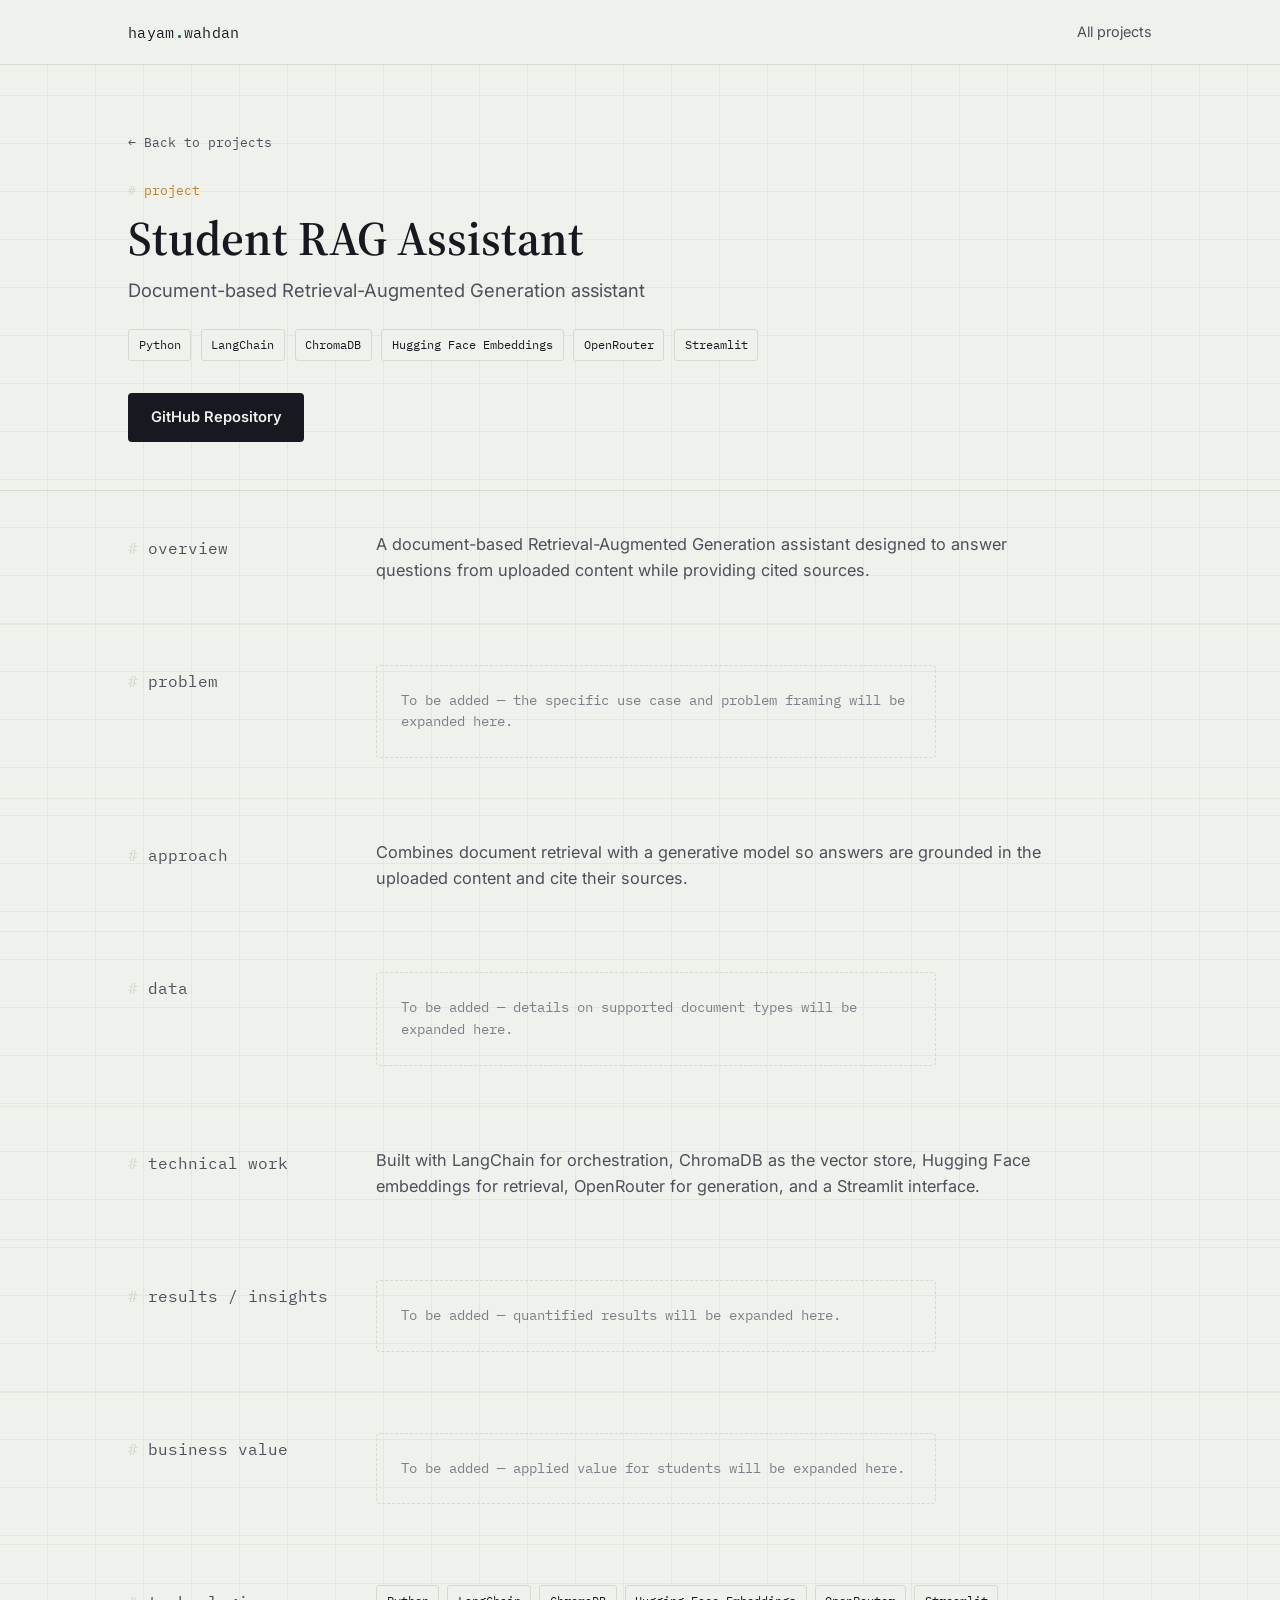
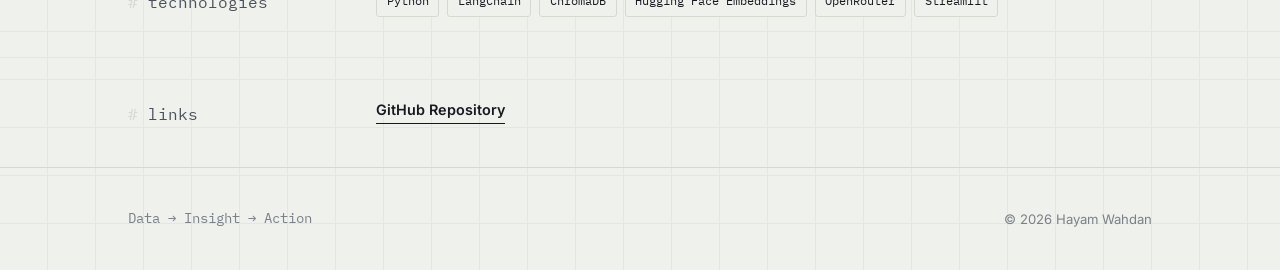
<file: projects/rag-assistant.html>
<!DOCTYPE html>
<html lang="en">
<head>
<meta charset="UTF-8">
<meta name="viewport" content="width=device-width, initial-scale=1.0">
<title>Student RAG Assistant | Hayam Wahdan</title>
<meta name="description" content="Case study: a document-based Retrieval-Augmented Generation assistant that answers questions from uploaded content with cited sources.">
<link rel="preconnect" href="https://fonts.googleapis.com">
<link rel="preconnect" href="https://fonts.gstatic.com" crossorigin>
<link href="https://fonts.googleapis.com/css2?family=Source+Serif+4:opsz,wght@8..60,500;8..60,600;8..60,700&family=Inter:wght@400;500;600;700&family=IBM+Plex+Mono:wght@400;500&display=swap" rel="stylesheet">
<link rel="icon" type="image/svg+xml" href="../assets/icons/favicon.svg">
<link rel="stylesheet" href="../style.css">
</head>
<body>
<a class="skip-link" href="#main">Skip to content</a>
<header class="site-nav">
  <div class="wrap">
    <a class="nav-mark" href="../index.html">hayam<strong>.</strong>wahdan</a>
    <nav class="nav-links" style="display:flex; position:static; padding:0; border:0;" aria-label="Primary">
      <a href="../index.html#projects">All projects</a>
    </nav>
  </div>
</header>

<main id="main">
  <section class="cs-hero">
    <div class="wrap">
      <a class="cs-back" href="../index.html#projects">← Back to projects</a>
      <p class="section-label">project</p>
      <h1>Student RAG Assistant</h1>
      <p class="cs-subtitle">Document-based Retrieval-Augmented Generation assistant</p>
      <div class="cs-meta-row">
        <span class="tag">Python</span><span class="tag">LangChain</span><span class="tag">ChromaDB</span><span class="tag">Hugging Face Embeddings</span><span class="tag">OpenRouter</span><span class="tag">Streamlit</span>
      </div>
      <div class="cs-links">
        <a class="btn btn-primary" href="https://github.com/hayamwahdan/student-rag-assistant" target="_blank" rel="noopener">GitHub Repository</a>
      </div>
    </div>
  </section>

  <section class="cs-section">
    <div class="wrap">
      <p class="section-label">overview</p>
      <div class="cs-section-body">
        <p>A document-based Retrieval-Augmented Generation assistant designed to answer questions from uploaded content while providing cited sources.</p>
      </div>
    </div>
  </section>

  <section class="cs-section">
    <div class="wrap">
      <p class="section-label">problem</p>
      <div class="cs-section-body">
        <div class="cs-placeholder">To be added — the specific use case and problem framing will be expanded here.</div>
      </div>
    </div>
  </section>

  <section class="cs-section">
    <div class="wrap">
      <p class="section-label">approach</p>
      <div class="cs-section-body">
        <p>Combines document retrieval with a generative model so answers are grounded in the uploaded content and cite their sources.</p>
      </div>
    </div>
  </section>

  <section class="cs-section">
    <div class="wrap">
      <p class="section-label">data</p>
      <div class="cs-section-body">
        <div class="cs-placeholder">To be added — details on supported document types will be expanded here.</div>
      </div>
    </div>
  </section>

  <section class="cs-section">
    <div class="wrap">
      <p class="section-label">technical work</p>
      <div class="cs-section-body">
        <p>Built with LangChain for orchestration, ChromaDB as the vector store, Hugging Face embeddings for retrieval, OpenRouter for generation, and a Streamlit interface.</p>
      </div>
    </div>
  </section>

  <section class="cs-section">
    <div class="wrap">
      <p class="section-label">results / insights</p>
      <div class="cs-section-body">
        <div class="cs-placeholder">To be added — quantified results will be expanded here.</div>
      </div>
    </div>
  </section>

  <section class="cs-section">
    <div class="wrap">
      <p class="section-label">business value</p>
      <div class="cs-section-body">
        <div class="cs-placeholder">To be added — applied value for students will be expanded here.</div>
      </div>
    </div>
  </section>

  <section class="cs-section">
    <div class="wrap">
      <p class="section-label">technologies</p>
      <div class="cs-section-body">
        <div class="cs-tech-tags">
        <span class="tag">Python</span><span class="tag">LangChain</span><span class="tag">ChromaDB</span><span class="tag">Hugging Face Embeddings</span><span class="tag">OpenRouter</span><span class="tag">Streamlit</span>
      </div>
      </div>
    </div>
  </section>

  <section class="cs-section">
    <div class="wrap">
      <p class="section-label">links</p>
      <div class="cs-section-body">
        <div class="cs-links" style="margin-top:0;">
        <a class="pf-link" href="https://github.com/hayamwahdan/student-rag-assistant" target="_blank" rel="noopener">GitHub Repository</a>
      </div>
      </div>
    </div>
  </section>
</main>

<footer class="site-footer">
  <div class="wrap">
    <p class="foot-tag">Data → Insight → Action</p>
    <p class="foot-copy">© <span id="year"></span> Hayam Wahdan</p>
  </div>
</footer>
<script src="../script.js"></script>
</body>
</html>
</file>
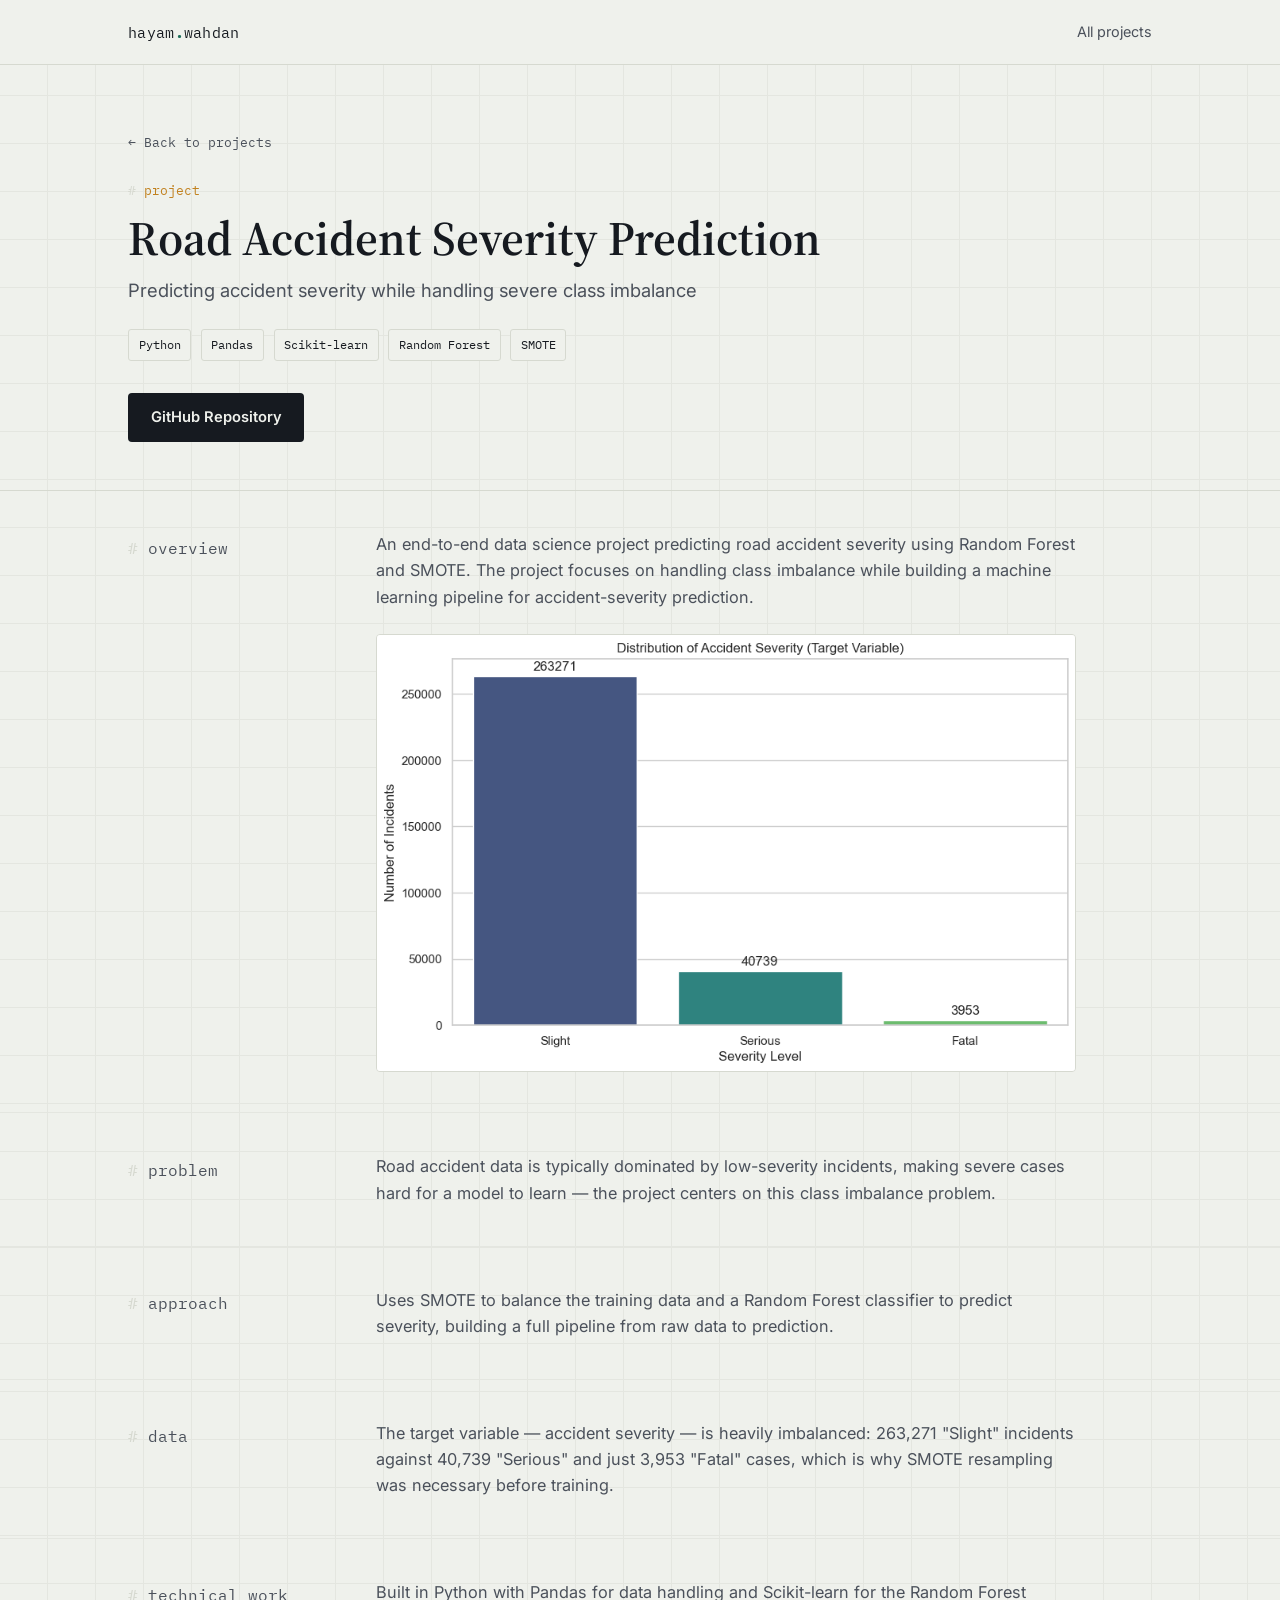
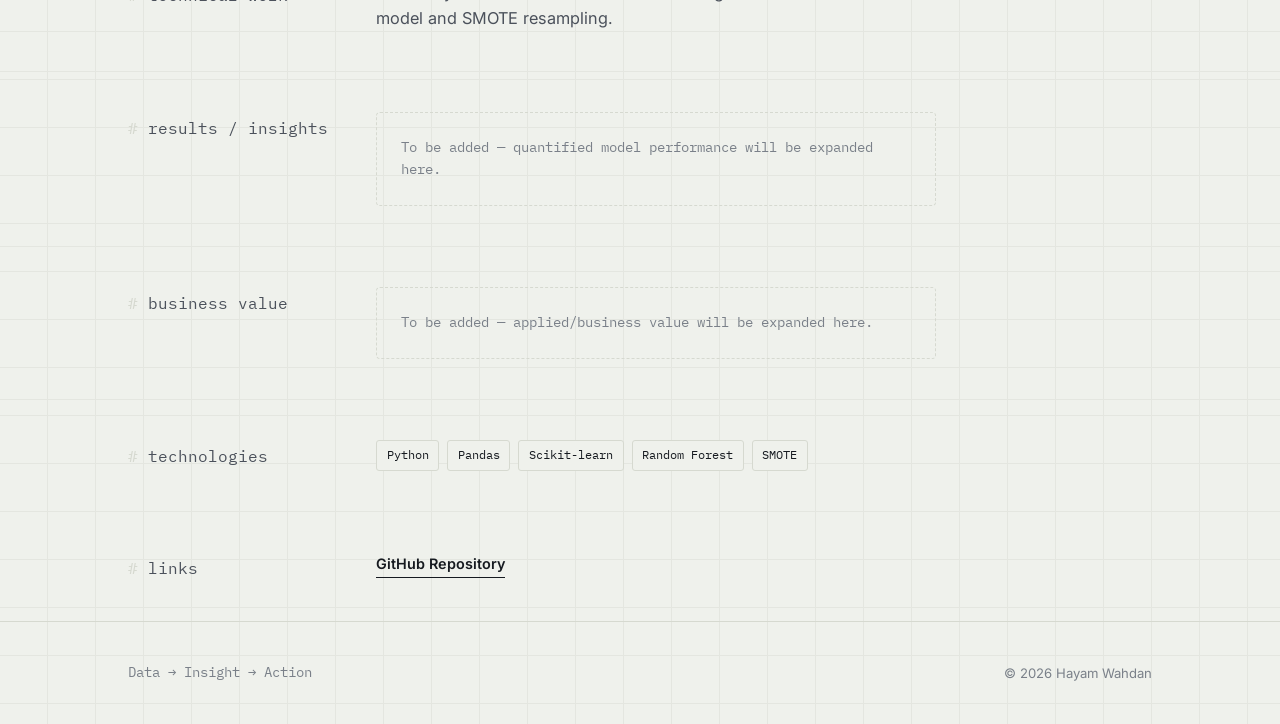
<file: projects/road-accident.html>
<!DOCTYPE html>
<html lang="en">
<head>
<meta charset="UTF-8">
<meta name="viewport" content="width=device-width, initial-scale=1.0">
<title>Road Accident Severity Prediction | Hayam Wahdan</title>
<meta name="description" content="Case study: predicting road accident severity with Random Forest and SMOTE, focused on handling severe class imbalance.">
<link rel="preconnect" href="https://fonts.googleapis.com">
<link rel="preconnect" href="https://fonts.gstatic.com" crossorigin>
<link href="https://fonts.googleapis.com/css2?family=Source+Serif+4:opsz,wght@8..60,500;8..60,600;8..60,700&family=Inter:wght@400;500;600;700&family=IBM+Plex+Mono:wght@400;500&display=swap" rel="stylesheet">
<link rel="icon" type="image/svg+xml" href="../assets/icons/favicon.svg">
<link rel="stylesheet" href="../style.css">
</head>
<body>
<a class="skip-link" href="#main">Skip to content</a>
<header class="site-nav">
  <div class="wrap">
    <a class="nav-mark" href="../index.html">hayam<strong>.</strong>wahdan</a>
    <nav class="nav-links" style="display:flex; position:static; padding:0; border:0;" aria-label="Primary">
      <a href="../index.html#projects">All projects</a>
    </nav>
  </div>
</header>

<main id="main">
  <section class="cs-hero">
    <div class="wrap">
      <a class="cs-back" href="../index.html#projects">← Back to projects</a>
      <p class="section-label">project</p>
      <h1>Road Accident Severity Prediction</h1>
      <p class="cs-subtitle">Predicting accident severity while handling severe class imbalance</p>
      <div class="cs-meta-row">
        <span class="tag">Python</span><span class="tag">Pandas</span><span class="tag">Scikit-learn</span><span class="tag">Random Forest</span><span class="tag">SMOTE</span>
      </div>
      <div class="cs-links">
        <a class="btn btn-primary" href="https://github.com/hayamwahdan/Road-Accident-Severity-Prediction" target="_blank" rel="noopener">GitHub Repository</a>
      </div>
    </div>
  </section>

  <section class="cs-section">
    <div class="wrap">
      <p class="section-label">overview</p>
      <div class="cs-section-body">
        <p>An end-to-end data science project predicting road accident severity using Random Forest and SMOTE. The project focuses on handling class imbalance while building a machine learning pipeline for accident-severity prediction.</p>
      <div class="cs-screenshot"><img src="../assets/images/road-accident-severity.png" alt="Bar chart of accident severity distribution: 263,271 slight, 40,739 serious, 3,953 fatal incidents"></div>
      </div>
    </div>
  </section>

  <section class="cs-section">
    <div class="wrap">
      <p class="section-label">problem</p>
      <div class="cs-section-body">
        <p>Road accident data is typically dominated by low-severity incidents, making severe cases hard for a model to learn — the project centers on this class imbalance problem.</p>
      </div>
    </div>
  </section>

  <section class="cs-section">
    <div class="wrap">
      <p class="section-label">approach</p>
      <div class="cs-section-body">
        <p>Uses SMOTE to balance the training data and a Random Forest classifier to predict severity, building a full pipeline from raw data to prediction.</p>
      </div>
    </div>
  </section>

  <section class="cs-section">
    <div class="wrap">
      <p class="section-label">data</p>
      <div class="cs-section-body">
        <p>The target variable — accident severity — is heavily imbalanced: 263,271 "Slight" incidents against 40,739 "Serious" and just 3,953 "Fatal" cases, which is why SMOTE resampling was necessary before training.</p>
      </div>
    </div>
  </section>

  <section class="cs-section">
    <div class="wrap">
      <p class="section-label">technical work</p>
      <div class="cs-section-body">
        <p>Built in Python with Pandas for data handling and Scikit-learn for the Random Forest model and SMOTE resampling.</p>
      </div>
    </div>
  </section>

  <section class="cs-section">
    <div class="wrap">
      <p class="section-label">results / insights</p>
      <div class="cs-section-body">
        <div class="cs-placeholder">To be added — quantified model performance will be expanded here.</div>
      </div>
    </div>
  </section>

  <section class="cs-section">
    <div class="wrap">
      <p class="section-label">business value</p>
      <div class="cs-section-body">
        <div class="cs-placeholder">To be added — applied/business value will be expanded here.</div>
      </div>
    </div>
  </section>

  <section class="cs-section">
    <div class="wrap">
      <p class="section-label">technologies</p>
      <div class="cs-section-body">
        <div class="cs-tech-tags">
        <span class="tag">Python</span><span class="tag">Pandas</span><span class="tag">Scikit-learn</span><span class="tag">Random Forest</span><span class="tag">SMOTE</span>
      </div>
      </div>
    </div>
  </section>

  <section class="cs-section">
    <div class="wrap">
      <p class="section-label">links</p>
      <div class="cs-section-body">
        <div class="cs-links" style="margin-top:0;">
        <a class="pf-link" href="https://github.com/hayamwahdan/Road-Accident-Severity-Prediction" target="_blank" rel="noopener">GitHub Repository</a>
      </div>
      </div>
    </div>
  </section>
</main>

<footer class="site-footer">
  <div class="wrap">
    <p class="foot-tag">Data → Insight → Action</p>
    <p class="foot-copy">© <span id="year"></span> Hayam Wahdan</p>
  </div>
</footer>
<script src="../script.js"></script>
</body>
</html>
</file>
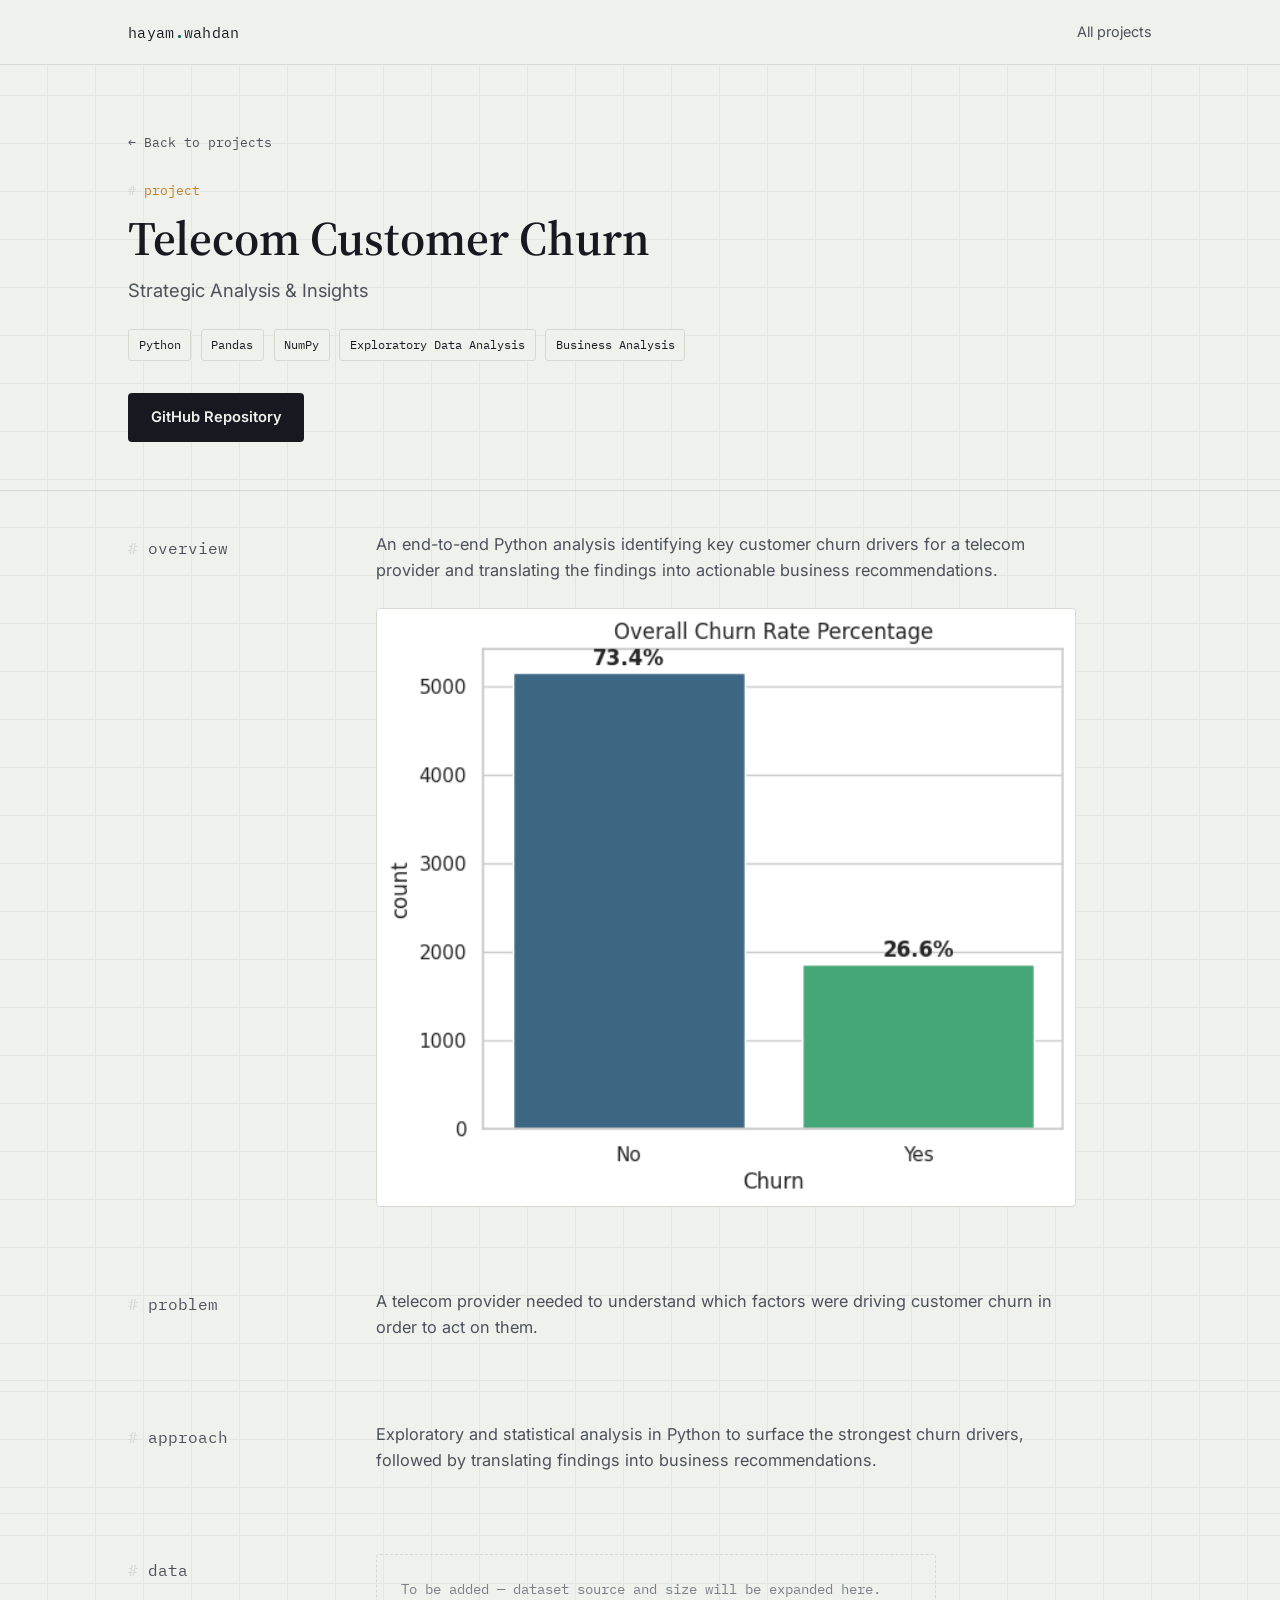
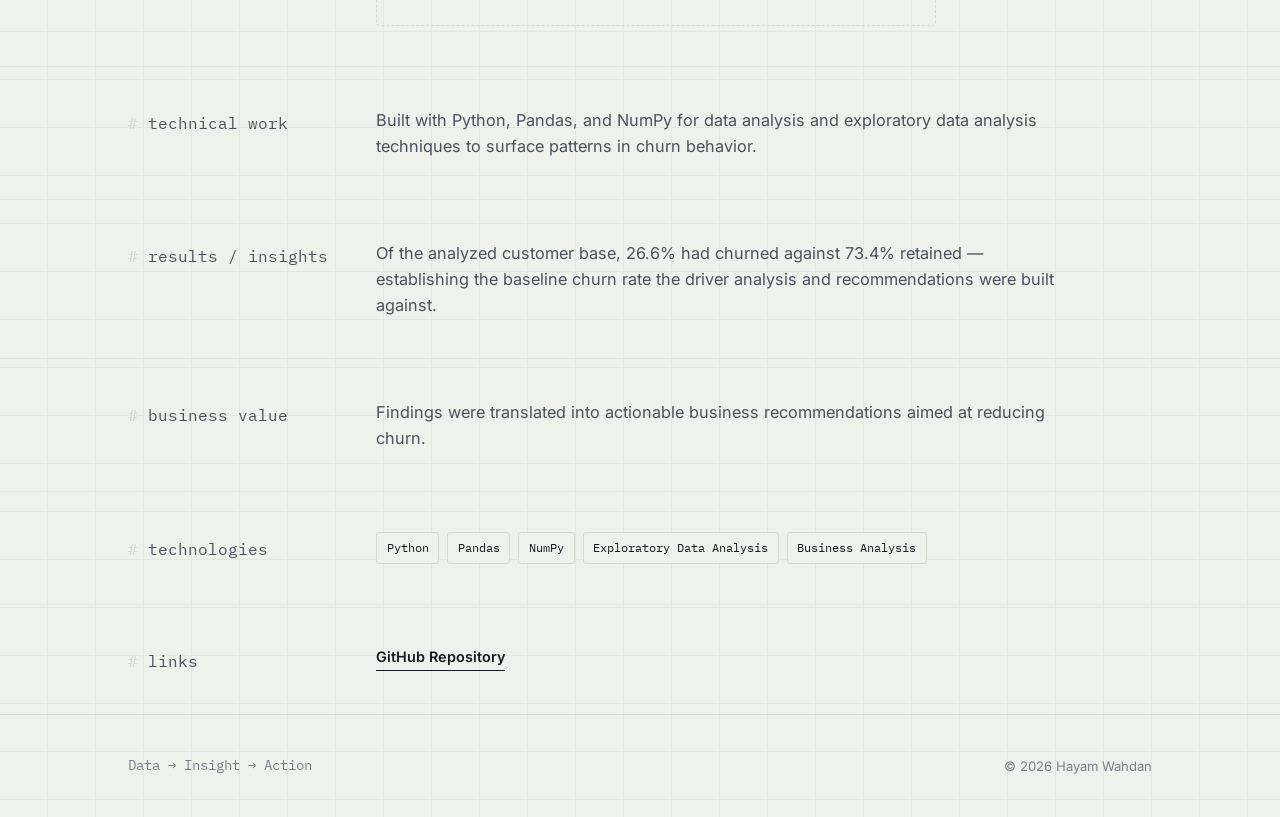
<file: projects/telecom-churn.html>
<!DOCTYPE html>
<html lang="en">
<head>
<meta charset="UTF-8">
<meta name="viewport" content="width=device-width, initial-scale=1.0">
<title>Telecom Customer Churn — Strategic Analysis & Insights | Hayam Wahdan</title>
<meta name="description" content="Case study: identifying key customer churn drivers for a telecom provider and translating findings into business recommendations.">
<link rel="preconnect" href="https://fonts.googleapis.com">
<link rel="preconnect" href="https://fonts.gstatic.com" crossorigin>
<link href="https://fonts.googleapis.com/css2?family=Source+Serif+4:opsz,wght@8..60,500;8..60,600;8..60,700&family=Inter:wght@400;500;600;700&family=IBM+Plex+Mono:wght@400;500&display=swap" rel="stylesheet">
<link rel="icon" type="image/svg+xml" href="../assets/icons/favicon.svg">
<link rel="stylesheet" href="../style.css">
</head>
<body>
<a class="skip-link" href="#main">Skip to content</a>
<header class="site-nav">
  <div class="wrap">
    <a class="nav-mark" href="../index.html">hayam<strong>.</strong>wahdan</a>
    <nav class="nav-links" style="display:flex; position:static; padding:0; border:0;" aria-label="Primary">
      <a href="../index.html#projects">All projects</a>
    </nav>
  </div>
</header>

<main id="main">
  <section class="cs-hero">
    <div class="wrap">
      <a class="cs-back" href="../index.html#projects">← Back to projects</a>
      <p class="section-label">project</p>
      <h1>Telecom Customer Churn</h1>
      <p class="cs-subtitle">Strategic Analysis & Insights</p>
      <div class="cs-meta-row">
        <span class="tag">Python</span><span class="tag">Pandas</span><span class="tag">NumPy</span><span class="tag">Exploratory Data Analysis</span><span class="tag">Business Analysis</span>
      </div>
      <div class="cs-links">
        <a class="btn btn-primary" href="https://github.com/hayamwahdan/Telecom-Customer-Churn-Strategic-Analysis-Insights" target="_blank" rel="noopener">GitHub Repository</a>
      </div>
    </div>
  </section>

  <section class="cs-section">
    <div class="wrap">
      <p class="section-label">overview</p>
      <div class="cs-section-body">
        <p>An end-to-end Python analysis identifying key customer churn drivers for a telecom provider and translating the findings into actionable business recommendations.</p>
      <div class="cs-screenshot"><img src="../assets/images/telecom-churn-distribution.png" alt="Bar chart of overall churn rate: 73.4% no churn, 26.6% churn"></div>
      </div>
    </div>
  </section>

  <section class="cs-section">
    <div class="wrap">
      <p class="section-label">problem</p>
      <div class="cs-section-body">
        <p>A telecom provider needed to understand which factors were driving customer churn in order to act on them.</p>
      </div>
    </div>
  </section>

  <section class="cs-section">
    <div class="wrap">
      <p class="section-label">approach</p>
      <div class="cs-section-body">
        <p>Exploratory and statistical analysis in Python to surface the strongest churn drivers, followed by translating findings into business recommendations.</p>
      </div>
    </div>
  </section>

  <section class="cs-section">
    <div class="wrap">
      <p class="section-label">data</p>
      <div class="cs-section-body">
        <div class="cs-placeholder">To be added — dataset source and size will be expanded here.</div>
      </div>
    </div>
  </section>

  <section class="cs-section">
    <div class="wrap">
      <p class="section-label">technical work</p>
      <div class="cs-section-body">
        <p>Built with Python, Pandas, and NumPy for data analysis and exploratory data analysis techniques to surface patterns in churn behavior.</p>
      </div>
    </div>
  </section>

  <section class="cs-section">
    <div class="wrap">
      <p class="section-label">results / insights</p>
      <div class="cs-section-body">
        <p>Of the analyzed customer base, 26.6% had churned against 73.4% retained — establishing the baseline churn rate the driver analysis and recommendations were built against.</p>
      </div>
    </div>
  </section>

  <section class="cs-section">
    <div class="wrap">
      <p class="section-label">business value</p>
      <div class="cs-section-body">
        <p>Findings were translated into actionable business recommendations aimed at reducing churn.</p>
      </div>
    </div>
  </section>

  <section class="cs-section">
    <div class="wrap">
      <p class="section-label">technologies</p>
      <div class="cs-section-body">
        <div class="cs-tech-tags">
        <span class="tag">Python</span><span class="tag">Pandas</span><span class="tag">NumPy</span><span class="tag">Exploratory Data Analysis</span><span class="tag">Business Analysis</span>
      </div>
      </div>
    </div>
  </section>

  <section class="cs-section">
    <div class="wrap">
      <p class="section-label">links</p>
      <div class="cs-section-body">
        <div class="cs-links" style="margin-top:0;">
        <a class="pf-link" href="https://github.com/hayamwahdan/Telecom-Customer-Churn-Strategic-Analysis-Insights" target="_blank" rel="noopener">GitHub Repository</a>
      </div>
      </div>
    </div>
  </section>
</main>

<footer class="site-footer">
  <div class="wrap">
    <p class="foot-tag">Data → Insight → Action</p>
    <p class="foot-copy">© <span id="year"></span> Hayam Wahdan</p>
  </div>
</footer>
<script src="../script.js"></script>
</body>
</html>
</file>
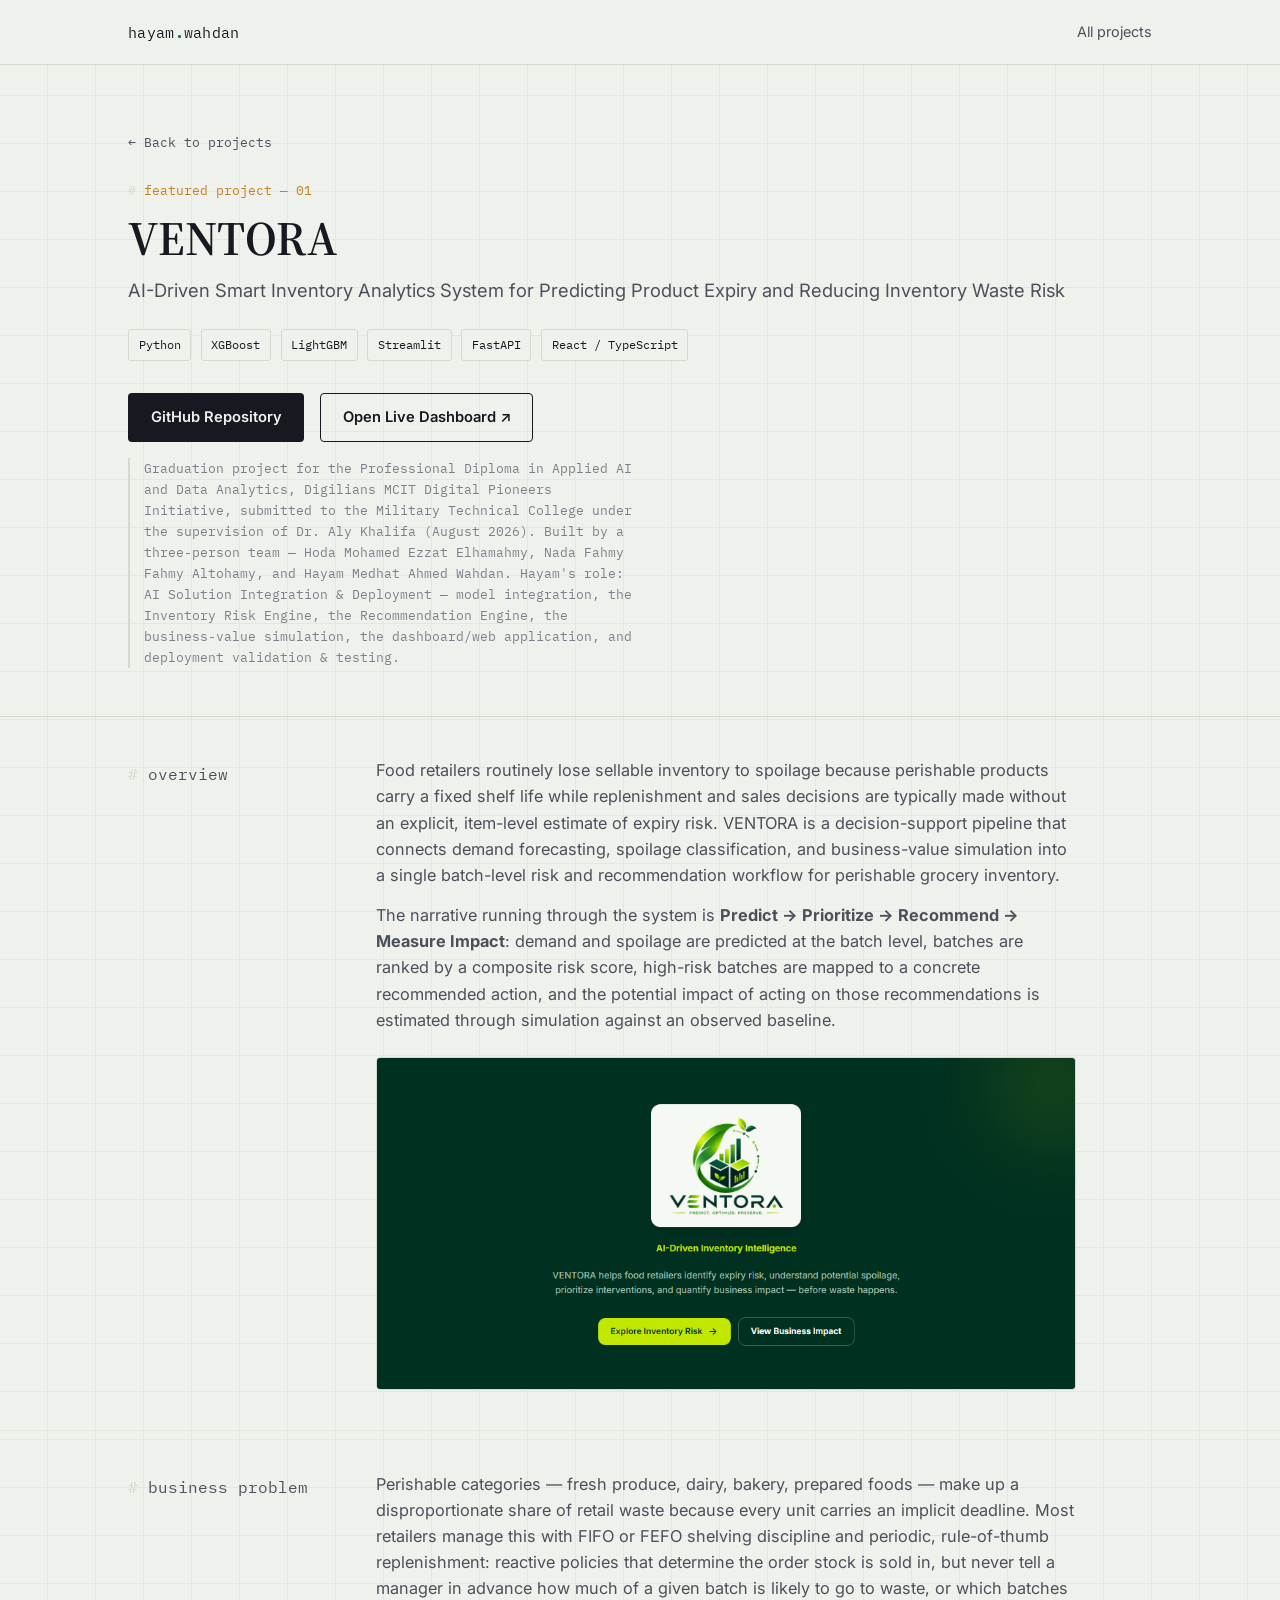
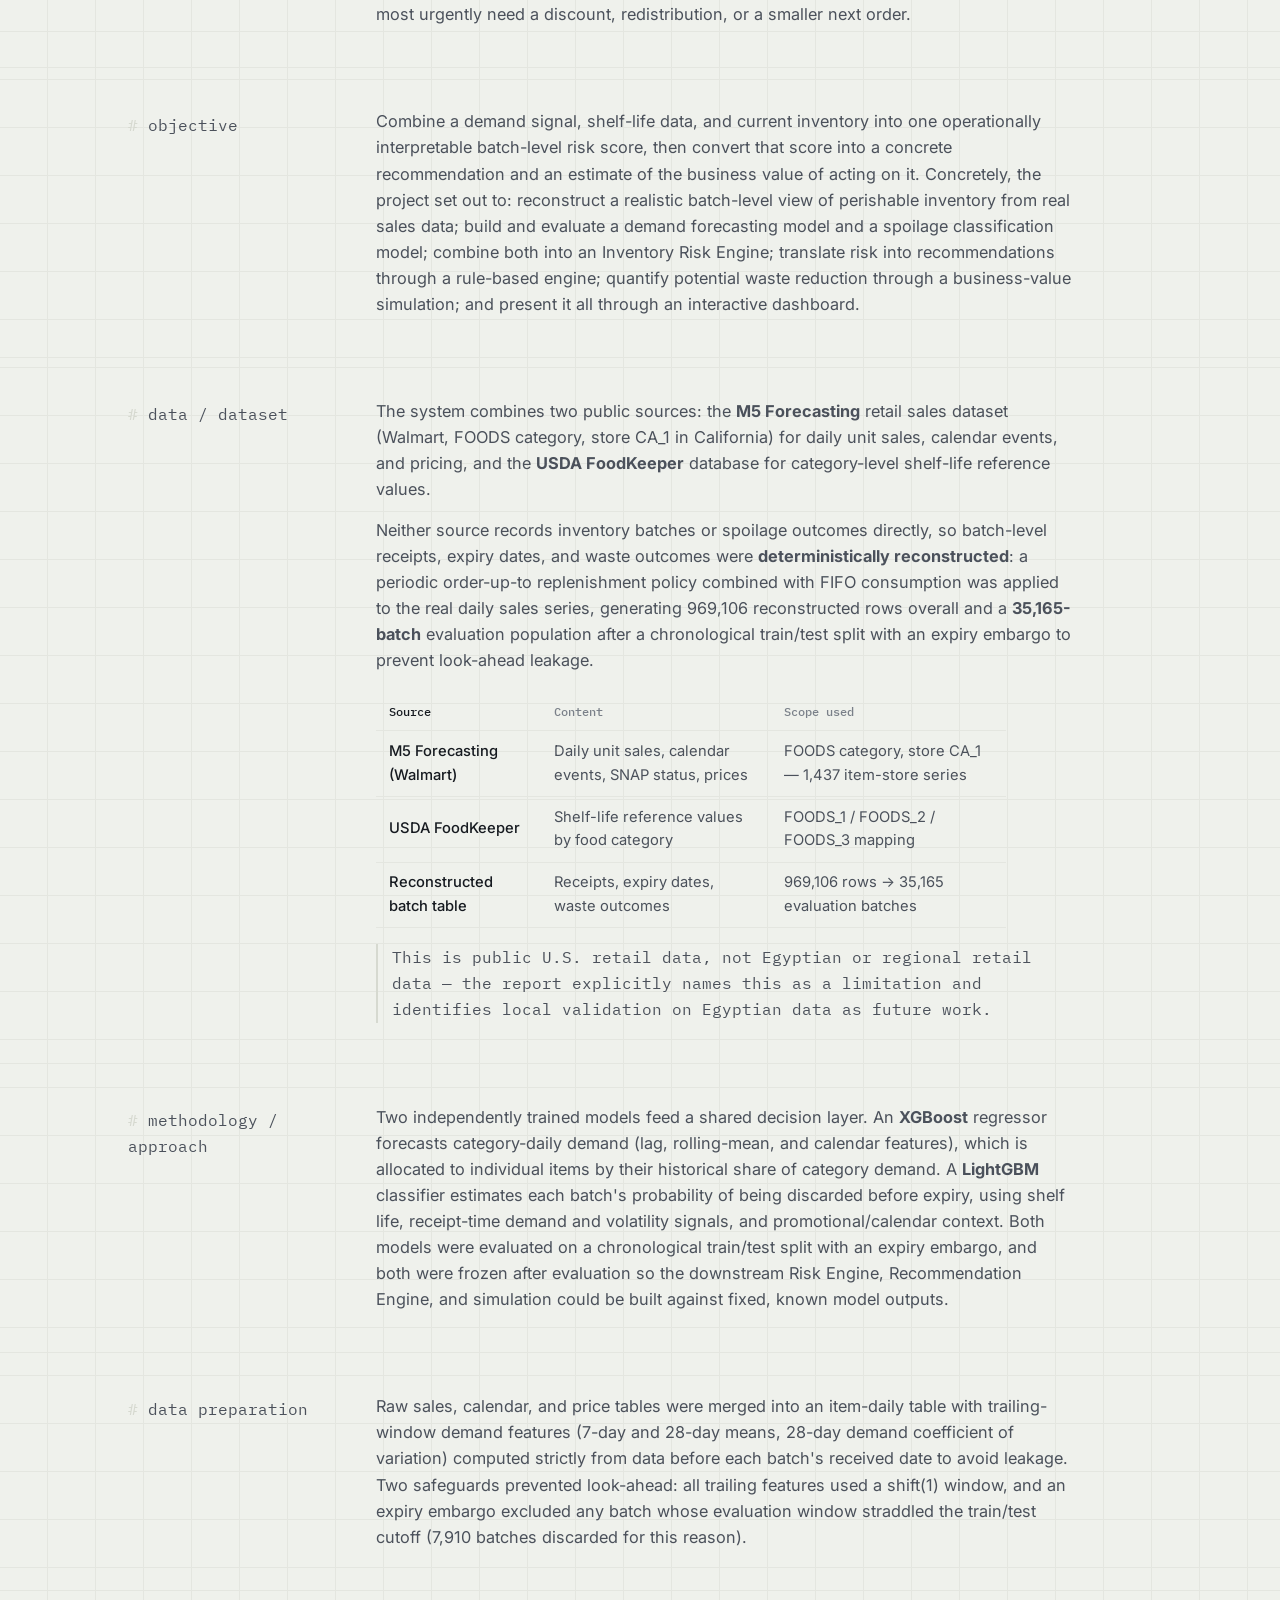
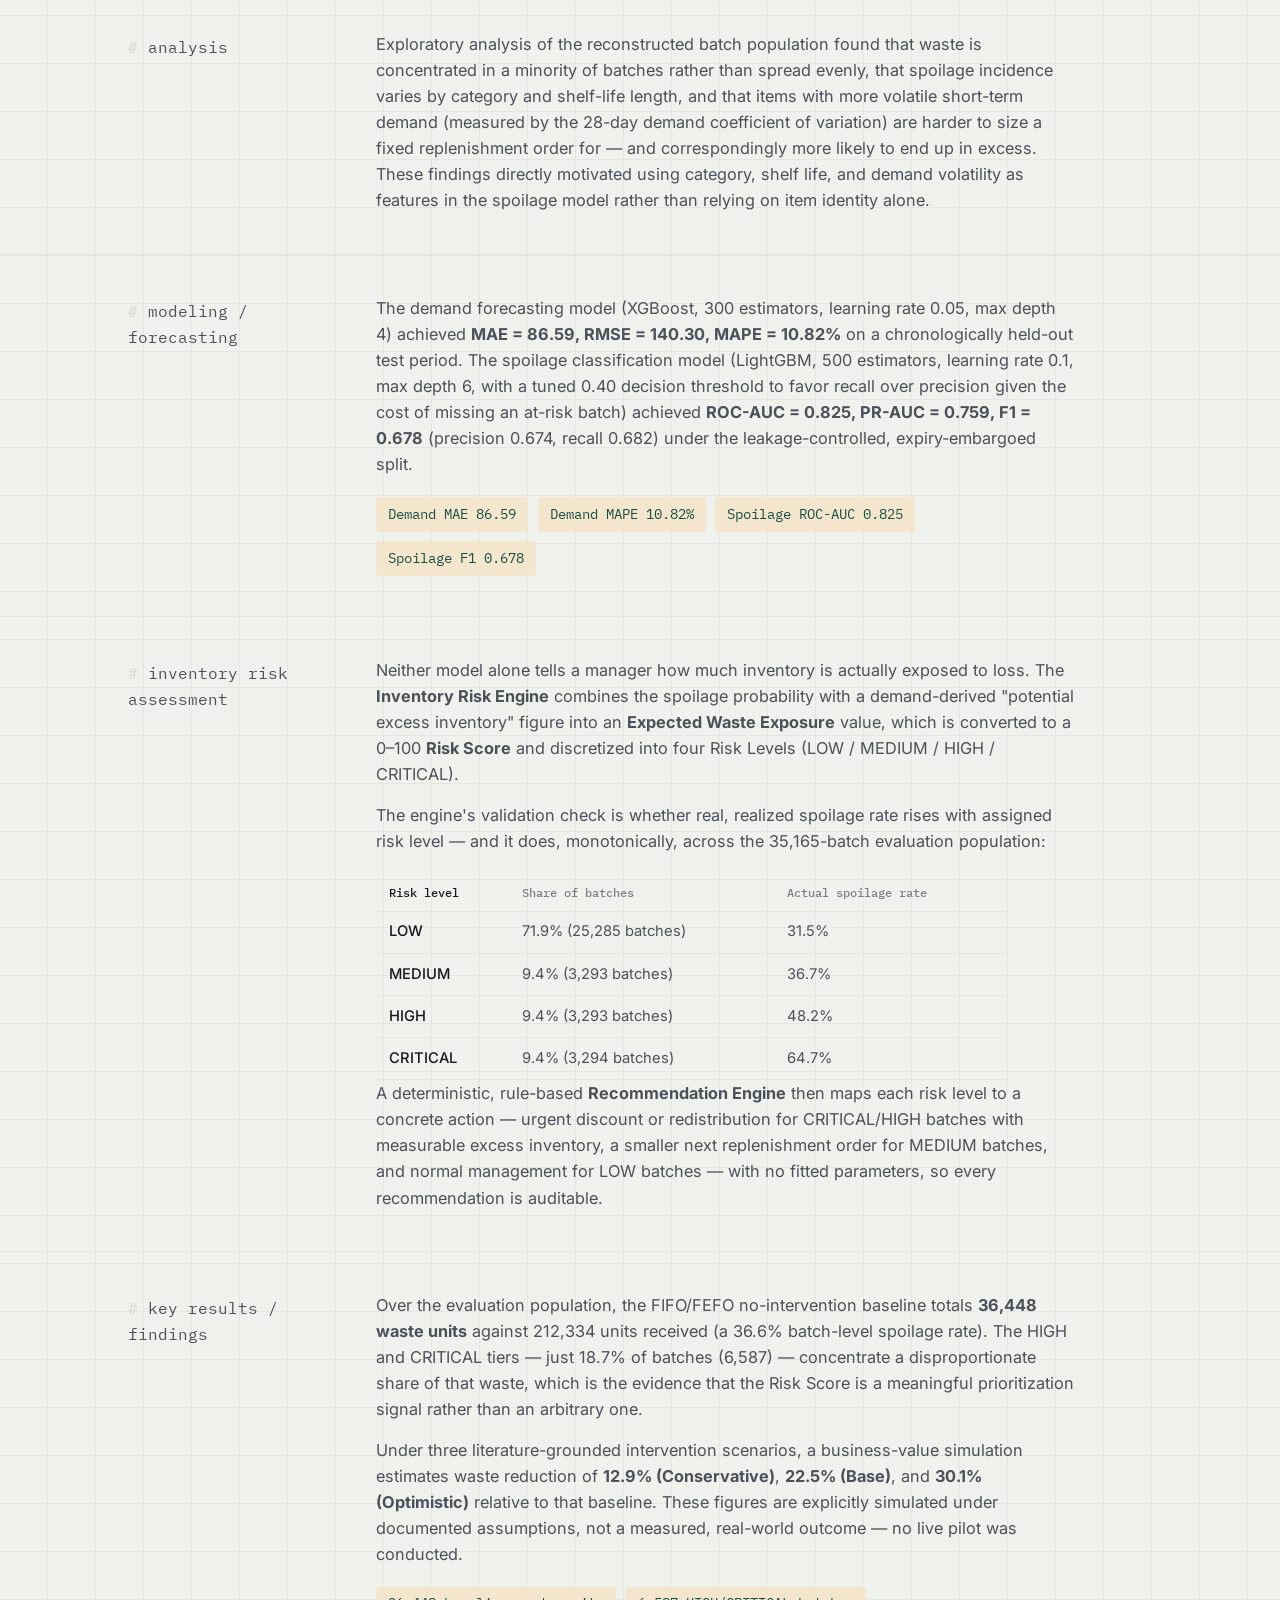
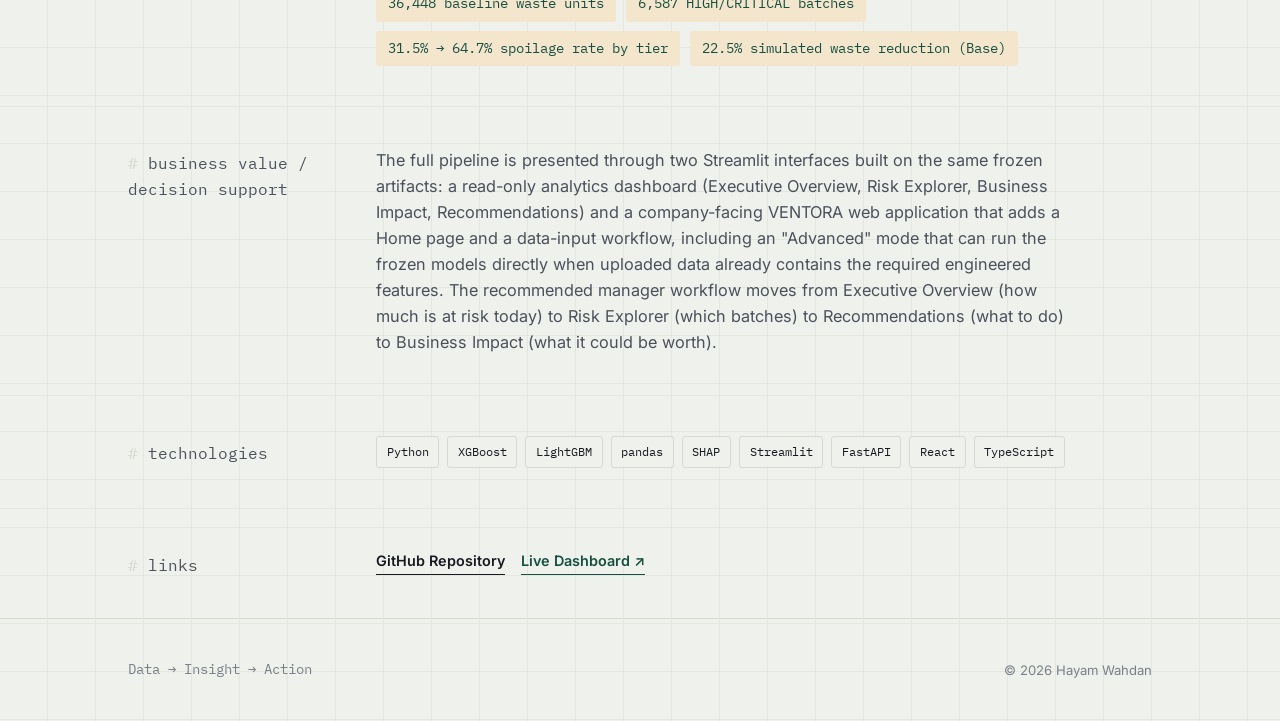
<file: projects/ventora.html>
<!DOCTYPE html>
<html lang="en">
<head>
<meta charset="UTF-8">
<meta name="viewport" content="width=device-width, initial-scale=1.0">
<title>VENTORA — AI-Driven Smart Inventory Analytics System | Hayam Wahdan</title>
<meta name="description" content="Case study: VENTORA, an AI-driven smart inventory analytics system for predicting product expiry and reducing inventory waste risk, built on the M5 retail dataset and USDA FoodKeeper data.">
<link rel="preconnect" href="https://fonts.googleapis.com">
<link rel="preconnect" href="https://fonts.gstatic.com" crossorigin>
<link href="https://fonts.googleapis.com/css2?family=Source+Serif+4:opsz,wght@8..60,500;8..60,600;8..60,700&family=Inter:wght@400;500;600;700&family=IBM+Plex+Mono:wght@400;500&display=swap" rel="stylesheet">
<link rel="icon" type="image/svg+xml" href="../assets/icons/favicon.svg">
<link rel="stylesheet" href="../style.css">
</head>
<body>
<a class="skip-link" href="#main">Skip to content</a>
<header class="site-nav">
  <div class="wrap">
    <a class="nav-mark" href="../index.html">hayam<strong>.</strong>wahdan</a>
    <nav class="nav-links" style="display:flex; position:static; padding:0; border:0;" aria-label="Primary">
      <a href="../index.html#projects">All projects</a>
    </nav>
  </div>
</header>

<main id="main">
  <section class="cs-hero">
    <div class="wrap">
      <a class="cs-back" href="../index.html#projects">← Back to projects</a>
      <p class="section-label">featured project — 01</p>
      <h1>VENTORA</h1>
      <p class="cs-subtitle">AI-Driven Smart Inventory Analytics System for Predicting Product Expiry and Reducing Inventory Waste Risk</p>
      <div class="cs-meta-row">
        <span class="tag">Python</span><span class="tag">XGBoost</span><span class="tag">LightGBM</span><span class="tag">Streamlit</span><span class="tag">FastAPI</span><span class="tag">React / TypeScript</span>
      </div>
      <div class="cs-links">
        <a class="btn btn-primary" href="https://github.com/digilians-hnh/VENTORA" target="_blank" rel="noopener">GitHub Repository</a>
        <a class="btn btn-outline" href="https://ventora.onrender.com/" target="_blank" rel="noopener">Open Live Dashboard ↗</a>
      </div>
      <p class="cs-note">Graduation project for the Professional Diploma in Applied AI and Data Analytics, Digilians MCIT Digital Pioneers Initiative, submitted to the Military Technical College under the supervision of Dr. Aly Khalifa (August 2026). Built by a three-person team — Hoda Mohamed Ezzat Elhamahmy, Nada Fahmy Fahmy Altohamy, and Hayam Medhat Ahmed Wahdan. Hayam's role: AI Solution Integration &amp; Deployment — model integration, the Inventory Risk Engine, the Recommendation Engine, the business-value simulation, the dashboard/web application, and deployment validation &amp; testing.</p>
    </div>
  </section>

  <section class="cs-section">
    <div class="wrap">
      <p class="section-label">overview</p>
      <div class="cs-section-body">
        <p>Food retailers routinely lose sellable inventory to spoilage because perishable products carry a fixed shelf life while replenishment and sales decisions are typically made without an explicit, item-level estimate of expiry risk. VENTORA is a decision-support pipeline that connects demand forecasting, spoilage classification, and business-value simulation into a single batch-level risk and recommendation workflow for perishable grocery inventory.</p>
        <p>The narrative running through the system is <strong>Predict → Prioritize → Recommend → Measure Impact</strong>: demand and spoilage are predicted at the batch level, batches are ranked by a composite risk score, high-risk batches are mapped to a concrete recommended action, and the potential impact of acting on those recommendations is estimated through simulation against an observed baseline.</p>
        <div class="cs-screenshot"><img src="../assets/images/ventora-hero.png" alt="VENTORA app screen: AI-Driven Inventory Intelligence with buttons to explore inventory risk and view business impact"></div>
      </div>
    </div>
  </section>

  <section class="cs-section">
    <div class="wrap">
      <p class="section-label">business problem</p>
      <div class="cs-section-body">
        <p>Perishable categories — fresh produce, dairy, bakery, prepared foods — make up a disproportionate share of retail waste because every unit carries an implicit deadline. Most retailers manage this with FIFO or FEFO shelving discipline and periodic, rule-of-thumb replenishment: reactive policies that determine the order stock is sold in, but never tell a manager in advance how much of a given batch is likely to go to waste, or which batches most urgently need a discount, redistribution, or a smaller next order.</p>
      </div>
    </div>
  </section>

  <section class="cs-section">
    <div class="wrap">
      <p class="section-label">objective</p>
      <div class="cs-section-body">
        <p>Combine a demand signal, shelf-life data, and current inventory into one operationally interpretable batch-level risk score, then convert that score into a concrete recommendation and an estimate of the business value of acting on it. Concretely, the project set out to: reconstruct a realistic batch-level view of perishable inventory from real sales data; build and evaluate a demand forecasting model and a spoilage classification model; combine both into an Inventory Risk Engine; translate risk into recommendations through a rule-based engine; quantify potential waste reduction through a business-value simulation; and present it all through an interactive dashboard.</p>
      </div>
    </div>
  </section>

  <section class="cs-section">
    <div class="wrap">
      <p class="section-label">data / dataset</p>
      <div class="cs-section-body">
        <p>The system combines two public sources: the <strong>M5 Forecasting</strong> retail sales dataset (Walmart, FOODS category, store CA_1 in California) for daily unit sales, calendar events, and pricing, and the <strong>USDA FoodKeeper</strong> database for category-level shelf-life reference values.</p>
        <p>Neither source records inventory batches or spoilage outcomes directly, so batch-level receipts, expiry dates, and waste outcomes were <strong>deterministically reconstructed</strong>: a periodic order-up-to replenishment policy combined with FIFO consumption was applied to the real daily sales series, generating 969,106 reconstructed rows overall and a <strong>35,165-batch</strong> evaluation population after a chronological train/test split with an expiry embargo to prevent look-ahead leakage.</p>
        <table class="cs-mini-table">
          <tr><th>Source</th><th>Content</th><th>Scope used</th></tr>
          <tr><td>M5 Forecasting (Walmart)</td><td>Daily unit sales, calendar events, SNAP status, prices</td><td>FOODS category, store CA_1 — 1,437 item-store series</td></tr>
          <tr><td>USDA FoodKeeper</td><td>Shelf-life reference values by food category</td><td>FOODS_1 / FOODS_2 / FOODS_3 mapping</td></tr>
          <tr><td>Reconstructed batch table</td><td>Receipts, expiry dates, waste outcomes</td><td>969,106 rows → 35,165 evaluation batches</td></tr>
        </table>
        <p class="cs-note">This is public U.S. retail data, not Egyptian or regional retail data — the report explicitly names this as a limitation and identifies local validation on Egyptian data as future work.</p>
      </div>
    </div>
  </section>

  <section class="cs-section">
    <div class="wrap">
      <p class="section-label">methodology / approach</p>
      <div class="cs-section-body">
        <p>Two independently trained models feed a shared decision layer. An <strong>XGBoost</strong> regressor forecasts category-daily demand (lag, rolling-mean, and calendar features), which is allocated to individual items by their historical share of category demand. A <strong>LightGBM</strong> classifier estimates each batch's probability of being discarded before expiry, using shelf life, receipt-time demand and volatility signals, and promotional/calendar context. Both models were evaluated on a chronological train/test split with an expiry embargo, and both were frozen after evaluation so the downstream Risk Engine, Recommendation Engine, and simulation could be built against fixed, known model outputs.</p>
      </div>
    </div>
  </section>

  <section class="cs-section">
    <div class="wrap">
      <p class="section-label">data preparation</p>
      <div class="cs-section-body">
        <p>Raw sales, calendar, and price tables were merged into an item-daily table with trailing-window demand features (7-day and 28-day means, 28-day demand coefficient of variation) computed strictly from data before each batch's received date to avoid leakage. Two safeguards prevented look-ahead: all trailing features used a shift(1) window, and an expiry embargo excluded any batch whose evaluation window straddled the train/test cutoff (7,910 batches discarded for this reason).</p>
      </div>
    </div>
  </section>

  <section class="cs-section">
    <div class="wrap">
      <p class="section-label">analysis</p>
      <div class="cs-section-body">
        <p>Exploratory analysis of the reconstructed batch population found that waste is concentrated in a minority of batches rather than spread evenly, that spoilage incidence varies by category and shelf-life length, and that items with more volatile short-term demand (measured by the 28-day demand coefficient of variation) are harder to size a fixed replenishment order for — and correspondingly more likely to end up in excess. These findings directly motivated using category, shelf life, and demand volatility as features in the spoilage model rather than relying on item identity alone.</p>
      </div>
    </div>
  </section>

  <section class="cs-section">
    <div class="wrap">
      <p class="section-label">modeling / forecasting</p>
      <div class="cs-section-body">
        <p>The demand forecasting model (XGBoost, 300 estimators, learning rate 0.05, max depth 4) achieved <strong>MAE = 86.59, RMSE = 140.30, MAPE = 10.82%</strong> on a chronologically held-out test period. The spoilage classification model (LightGBM, 500 estimators, learning rate 0.1, max depth 6, with a tuned 0.40 decision threshold to favor recall over precision given the cost of missing an at-risk batch) achieved <strong>ROC-AUC = 0.825, PR-AUC = 0.759, F1 = 0.678</strong> (precision 0.674, recall 0.682) under the leakage-controlled, expiry-embargoed split.</p>
        <div class="cs-stat-row">
          <span class="cs-stat">Demand MAE 86.59</span>
          <span class="cs-stat">Demand MAPE 10.82%</span>
          <span class="cs-stat">Spoilage ROC-AUC 0.825</span>
          <span class="cs-stat">Spoilage F1 0.678</span>
        </div>
      </div>
    </div>
  </section>

  <section class="cs-section">
    <div class="wrap">
      <p class="section-label">inventory risk assessment</p>
      <div class="cs-section-body">
        <p>Neither model alone tells a manager how much inventory is actually exposed to loss. The <strong>Inventory Risk Engine</strong> combines the spoilage probability with a demand-derived "potential excess inventory" figure into an <strong>Expected Waste Exposure</strong> value, which is converted to a 0–100 <strong>Risk Score</strong> and discretized into four Risk Levels (LOW / MEDIUM / HIGH / CRITICAL).</p>
        <p>The engine's validation check is whether real, realized spoilage rate rises with assigned risk level — and it does, monotonically, across the 35,165-batch evaluation population:</p>
        <table class="cs-mini-table">
          <tr><th>Risk level</th><th>Share of batches</th><th>Actual spoilage rate</th></tr>
          <tr><td>LOW</td><td>71.9% (25,285 batches)</td><td>31.5%</td></tr>
          <tr><td>MEDIUM</td><td>9.4% (3,293 batches)</td><td>36.7%</td></tr>
          <tr><td>HIGH</td><td>9.4% (3,293 batches)</td><td>48.2%</td></tr>
          <tr><td>CRITICAL</td><td>9.4% (3,294 batches)</td><td>64.7%</td></tr>
        </table>
        <p>A deterministic, rule-based <strong>Recommendation Engine</strong> then maps each risk level to a concrete action — urgent discount or redistribution for CRITICAL/HIGH batches with measurable excess inventory, a smaller next replenishment order for MEDIUM batches, and normal management for LOW batches — with no fitted parameters, so every recommendation is auditable.</p>
      </div>
    </div>
  </section>

  <section class="cs-section">
    <div class="wrap">
      <p class="section-label">key results / findings</p>
      <div class="cs-section-body">
        <p>Over the evaluation population, the FIFO/FEFO no-intervention baseline totals <strong>36,448 waste units</strong> against 212,334 units received (a 36.6% batch-level spoilage rate). The HIGH and CRITICAL tiers — just 18.7% of batches (6,587) — concentrate a disproportionate share of that waste, which is the evidence that the Risk Score is a meaningful prioritization signal rather than an arbitrary one.</p>
        <p>Under three literature-grounded intervention scenarios, a business-value simulation estimates waste reduction of <strong>12.9% (Conservative)</strong>, <strong>22.5% (Base)</strong>, and <strong>30.1% (Optimistic)</strong> relative to that baseline. These figures are explicitly simulated under documented assumptions, not a measured, real-world outcome — no live pilot was conducted.</p>
        <div class="cs-stat-row">
          <span class="cs-stat">36,448 baseline waste units</span>
          <span class="cs-stat">6,587 HIGH/CRITICAL batches</span>
          <span class="cs-stat">31.5% → 64.7% spoilage rate by tier</span>
          <span class="cs-stat">22.5% simulated waste reduction (Base)</span>
        </div>
      </div>
    </div>
  </section>

  <section class="cs-section">
    <div class="wrap">
      <p class="section-label">business value / decision support</p>
      <div class="cs-section-body">
        <p>The full pipeline is presented through two Streamlit interfaces built on the same frozen artifacts: a read-only analytics dashboard (Executive Overview, Risk Explorer, Business Impact, Recommendations) and a company-facing VENTORA web application that adds a Home page and a data-input workflow, including an "Advanced" mode that can run the frozen models directly when uploaded data already contains the required engineered features. The recommended manager workflow moves from Executive Overview (how much is at risk today) to Risk Explorer (which batches) to Recommendations (what to do) to Business Impact (what it could be worth).</p>
      </div>
    </div>
  </section>

  <section class="cs-section">
    <div class="wrap">
      <p class="section-label">technologies</p>
      <div class="cs-section-body">
        <div class="cs-tech-tags">
          <span class="tag">Python</span><span class="tag">XGBoost</span><span class="tag">LightGBM</span><span class="tag">pandas</span><span class="tag">SHAP</span><span class="tag">Streamlit</span><span class="tag">FastAPI</span><span class="tag">React</span><span class="tag">TypeScript</span>
        </div>
      </div>
    </div>
  </section>

  <section class="cs-section">
    <div class="wrap">
      <p class="section-label">links</p>
      <div class="cs-section-body">
        <div class="cs-links" style="margin-top:0;">
          <a class="pf-link" href="https://github.com/digilians-hnh/VENTORA" target="_blank" rel="noopener">GitHub Repository</a>
          <a class="pf-link live" href="https://ventora.onrender.com/" target="_blank" rel="noopener">Live Dashboard ↗</a>
        </div>
      </div>
    </div>
  </section>
</main>

<footer class="site-footer">
  <div class="wrap">
    <p class="foot-tag">Data → Insight → Action</p>
    <p class="foot-copy">© <span id="year"></span> Hayam Wahdan</p>
  </div>
</footer>
<script src="../script.js"></script>
</body>
</html>
</file>
<file: style.css>
/* =========================================================
   Hayam Wahdan — AI Data Analyst Portfolio
   Design system: editorial serif headlines, spreadsheet-grid
   texture, deep teal + amber accents on a cool paper ground.
   ========================================================= */

:root{
  --paper: #eff1ec;
  --paper-raised: #ffffff;
  --ink: #161a20;
  --ink-soft: #4b515b;
  --ink-faint: #7a8089;
  --line: #d6d9d0;
  --line-soft: #e4e6e0;
  --teal: #1f6f5c;
  --teal-deep: #164f42;
  --amber: #c1811f;
  --amber-soft: #f4e6cd;

  --serif: "Source Serif 4", "Iowan Old Style", Georgia, serif;
  --sans: "Inter", -apple-system, BlinkMacSystemFont, "Segoe UI", sans-serif;
  --mono: "IBM Plex Mono", "SFMono-Regular", Menlo, monospace;

  --max: 1120px;
  --gutter: clamp(1.25rem, 4vw, 3rem);
  --radius: 4px;
}

@media (min-width: 1440px){
  :root{ --max: 1200px; }
}
@media (min-width: 1800px){
  :root{ --max: 1280px; }
}

*{box-sizing:border-box;}
html{scroll-behavior:smooth;}
@media (prefers-reduced-motion: reduce){
  html{scroll-behavior:auto;}
  *{animation-duration:0.001ms !important; transition-duration:0.001ms !important;}
}

body{
  margin:0;
  background:var(--paper);
  color:var(--ink);
  font-family:var(--sans);
  font-size:16px;
  line-height:1.6;
  -webkit-font-smoothing:antialiased;
}

/* subtle graph-paper texture on the page background */
body{
  background-image:
    linear-gradient(var(--line-soft) 1px, transparent 1px),
    linear-gradient(90deg, var(--line-soft) 1px, transparent 1px);
  background-size: 48px 48px;
  background-position: -1px -1px;
}

img{max-width:100%; display:block;}
a{color:inherit;}
h1,h2,h3,h4{font-family:var(--serif); font-weight:600; margin:0; line-height:1.15;}
p{margin:0;}
ul{margin:0; padding:0; list-style:none;}
button{font-family:inherit;}

.wrap{max-width:var(--max); margin:0 auto; padding-left:var(--gutter); padding-right:var(--gutter);}

:focus-visible{outline:2px solid var(--teal); outline-offset:3px;}

.visually-hidden{
  position:absolute; width:1px; height:1px; padding:0; margin:-1px;
  overflow:hidden; clip:rect(0,0,0,0); white-space:nowrap; border:0;
}

.skip-link{
  position:absolute; left:-999px; top:0; background:var(--ink); color:#fff;
  padding:.75rem 1.25rem; z-index:1000; font-family:var(--mono); font-size:.85rem;
}
.skip-link:focus{left:1rem; top:1rem;}

/* ---------- Nav ---------- */
.site-nav{
  position:sticky; top:0; z-index:100;
  background:rgba(239,241,236,0.92);
  backdrop-filter:blur(6px);
  border-bottom:1px solid var(--line);
}
.site-nav .wrap{
  display:flex; align-items:center; justify-content:space-between;
  height:64px;
}
.nav-mark{
  font-family:var(--mono); font-size:.95rem; letter-spacing:.02em;
  text-decoration:none; color:var(--ink);
}
.nav-mark strong{color:var(--teal);}
.nav-links{display:flex; gap:1.75rem; align-items:center;}
.nav-links a{
  font-size:.9rem; text-decoration:none; color:var(--ink-soft);
  transition:color .15s ease;
}
.nav-links a:hover{color:var(--ink);}
.nav-toggle{
  display:none; background:none; border:1px solid var(--line); border-radius:var(--radius);
  width:40px; height:36px; align-items:center; justify-content:center; cursor:pointer;
}
.nav-toggle svg{width:18px; height:18px;}

@media (max-width: 760px){
  .nav-links{
    position:absolute; top:64px; left:0; right:0;
    background:var(--paper-raised);
    border-bottom:1px solid var(--line);
    flex-direction:column; align-items:flex-start;
    padding:1rem var(--gutter) 1.5rem;
    gap:1rem;
    display:none;
  }
  .nav-links.open{display:flex;}
  .nav-toggle{display:inline-flex;}
}

/* ---------- Hero ---------- */
.hero{padding:5.5rem 0 4.5rem;}
.hero .wrap{display:block;}
.hero-grid{display:grid; grid-template-columns:1fr; gap:2.5rem; align-items:start;}
.hero-text{min-width:0;}
.hero-portrait{
  order:-1; justify-self:start;
  width:min(220px, 60vw);
}
.hero-portrait figure{margin:0;}
.hero-portrait .frame{
  position:relative; border:1px solid var(--line); background:var(--paper-raised);
  padding:10px;
}
.hero-portrait .frame::before{
  content:""; position:absolute; top:-1px; left:-1px; width:14px; height:14px;
  border-top:2px solid var(--amber); border-left:2px solid var(--amber);
}
.hero-portrait .frame::after{
  content:""; position:absolute; bottom:-1px; right:-1px; width:14px; height:14px;
  border-bottom:2px solid var(--amber); border-right:2px solid var(--amber);
}
.hero-portrait img{
  width:100%;
  height:auto;
  display:block;
  object-fit:contain;
}
.hero-portrait figcaption{
  margin-top:.65rem; font-family:var(--mono); font-size:.72rem; color:var(--ink-faint);
  display:flex; justify-content:space-between; gap:.5rem;
}

@media (min-width: 860px){
  .hero-grid{grid-template-columns:1fr auto; gap:3.5rem;}
  .hero-portrait{order:0; justify-self:end; width:300px;}
}
@media (min-width: 1200px){
  .hero-portrait{width:320px;}
}

.hero-eyebrow{
  font-family:var(--mono); font-size:.85rem; color:var(--teal-deep);
  margin-bottom:1.25rem;
}
.hero-eyebrow::before{content:"> "; color:var(--amber);}
.hero h1{
  font-size:clamp(2.6rem, 6vw, 4.4rem);
  letter-spacing:-0.01em;
}
.hero .role{
  font-family:var(--sans); font-weight:500; font-size:clamp(1.1rem,2.4vw,1.4rem);
  color:var(--ink-soft); margin-top:.6rem;
}
.hero .tagline{
  font-family:var(--mono); font-size:1.05rem; color:var(--teal-deep);
  margin-top:1.75rem; padding-left:1.1rem; border-left:2px solid var(--amber);
}
.hero .summary{
  max-width:56ch; margin-top:1.75rem; color:var(--ink-soft); font-size:1.05rem;
}
.hero-domains{
  display:flex; flex-wrap:wrap; gap:.6rem; margin-top:1.75rem;
}
.domain-pill{
  font-family:var(--mono); font-size:.78rem; color:var(--ink);
  border:1px solid var(--line); border-radius:999px; padding:.35rem .85rem;
  background:var(--paper-raised);
}
.hero-actions{display:flex; flex-wrap:wrap; gap:.9rem; margin-top:2.25rem;}
.btn{
  display:inline-flex; align-items:center; gap:.5rem;
  font-size:.92rem; font-weight:600; text-decoration:none;
  padding:.75rem 1.35rem; border-radius:var(--radius);
  border:1px solid transparent; transition:transform .12s ease, background .15s ease;
}
.btn-primary{background:var(--ink); color:var(--paper);}
.btn-primary:hover{background:var(--teal-deep);}
.btn-outline{border-color:var(--ink); color:var(--ink);}
.btn-outline:hover{background:var(--ink); color:var(--paper);}
.btn:active{transform:translateY(1px);}
.hero-meta{
  margin-top:2.5rem; display:flex; flex-wrap:wrap; gap:1.5rem;
  font-family:var(--mono); font-size:.82rem; color:var(--ink-faint);
}

/* ---------- Section shell ---------- */
section{padding:4.5rem 0;}
.section-head{max-width:60ch; margin-bottom:2.75rem;}
.section-label{
  font-family:var(--mono); font-size:.8rem; color:var(--amber);
  margin-bottom:.6rem;
}
.section-label::before{content:"# "; color:var(--line);}
.section-head h2{font-size:clamp(1.7rem,3.4vw,2.3rem);}
.section-head .lede{margin-top:.85rem; color:var(--ink-soft); font-size:1.02rem;}

.divider{border:0; border-top:1px solid var(--line); margin:0;}

/* ---------- About / progression ---------- */
.about-grid{
  display:grid; grid-template-columns:1.1fr 1fr; gap:3rem; align-items:start;
}
.about-copy p{color:var(--ink-soft); margin-bottom:1rem; max-width:52ch;}
.about-copy p:last-child{margin-bottom:0;}
.about-copy strong{color:var(--ink); font-weight:600;}

.progression{
  border:1px solid var(--line); background:var(--paper-raised); border-radius:var(--radius);
  padding:1.5rem 1.5rem 1.25rem;
}
.progression-title{font-family:var(--mono); font-size:.78rem; color:var(--ink-faint); margin-bottom:1rem;}
.progression ol{counter-reset:step; display:flex; flex-direction:column;}
.progression li{
  counter-increment:step;
  display:flex; align-items:baseline; gap:.9rem;
  padding:.6rem 0; border-top:1px dashed var(--line-soft);
  font-size:.98rem;
}
.progression li:first-child{border-top:0;}
.progression li::before{
  content:counter(step,decimal-leading-zero);
  font-family:var(--mono); font-size:.78rem; color:var(--teal);
  width:1.6rem; flex-shrink:0;
}
.progression li.origin{color:var(--ink-soft); font-style:italic;}
.progression li.origin::before{content:"·"; color:var(--amber); font-size:1.1rem;}

.areas-grid{
  margin-top:3rem;
  display:grid; grid-template-columns:repeat(4,1fr); gap:1px;
  background:var(--line); border:1px solid var(--line);
}
.area-cell{
  background:var(--paper-raised); padding:1.25rem 1.1rem;
  font-size:.92rem; color:var(--ink-soft);
}
.area-cell b{display:block; color:var(--ink); font-weight:600; margin-bottom:.15rem; font-size:.95rem;}

/* ---------- Impact / metrics ---------- */
.impact{background:var(--ink); color:var(--paper);}
.impact .section-label{color:var(--amber);}
.impact .section-head .lede{color:#b9c0c9;}
.metrics-table{
  display:grid; grid-template-columns:repeat(4,1fr);
  border-top:1px solid rgba(255,255,255,.16);
  border-left:1px solid rgba(255,255,255,.16);
}
.metric-cell{
  border-right:1px solid rgba(255,255,255,.16);
  border-bottom:1px solid rgba(255,255,255,.16);
  padding:1.9rem 1.5rem;
}
.metric-value{
  font-family:var(--mono); font-size:clamp(1.7rem,3vw,2.3rem); color:var(--paper);
  letter-spacing:-0.02em;
}
.metric-value span{color:var(--amber);}
.metric-label{margin-top:.5rem; font-size:.88rem; color:#aeb6bf;}

/* ---------- Work with / skill cards ---------- */
.workwith-grid{
  display:grid; grid-template-columns:1fr; gap:1px;
  background:var(--line); border:1px solid var(--line);
}
@media (min-width: 640px){
  .workwith-grid{grid-template-columns:repeat(2,1fr);}
}
@media (min-width: 1100px){
  .workwith-grid{grid-template-columns:repeat(4,1fr);}
}
.workwith-cell{
  background:var(--paper-raised); padding:1.5rem 1.6rem;
  display:flex; gap:1rem; align-items:flex-start;
}
.workwith-index{font-family:var(--mono); font-size:.78rem; color:var(--amber); padding-top:.2rem;}
.workwith-cell h3{font-family:var(--sans); font-size:1.02rem; font-weight:600;}
.workwith-cell p{margin-top:.35rem; font-size:.9rem; color:var(--ink-soft);}

/* ---------- Tech stack ---------- */
.stack-grid{display:grid; grid-template-columns:repeat(auto-fit, minmax(210px, 1fr)); gap:2rem 2.25rem;}
@media (min-width: 1440px){
  .stack-grid{grid-template-columns:repeat(5, 1fr);}
}
.stack-card{border-top:2px solid var(--teal); padding-top:1rem;}
.stack-card h3{font-family:var(--sans); font-size:1rem; font-weight:600;}
.stack-tags{display:flex; flex-wrap:wrap; gap:.5rem; margin-top:.9rem;}
.tag{
  font-family:var(--mono); font-size:.78rem; color:var(--ink);
  background:var(--paper); border:1px solid var(--line); padding:.3rem .6rem; border-radius:3px;
}
.stack-note{margin-top:.8rem; font-size:.85rem; color:var(--ink-faint); font-style:italic;}

/* ---------- Experience ---------- */
.exp-card{
  border:1px solid var(--line); background:var(--paper-raised); border-radius:var(--radius);
  overflow:hidden;
}
.exp-media{
  position:relative; line-height:0; border-bottom:1px solid var(--line);
}
.exp-media img{width:100%; height:180px; object-fit:cover; object-position:center 30%; display:block;}
.exp-media figcaption{
  position:absolute; left:0; bottom:0; right:0;
  background:linear-gradient(0deg, rgba(22,26,32,.72), rgba(22,26,32,0));
  color:#eef0eb; font-family:var(--mono); font-size:.72rem; padding:1.4rem 1.5rem .6rem;
}
.exp-body{padding:2rem clamp(1.25rem,3vw,2.25rem);}
@media (min-width: 900px){
  .exp-media img{height:220px;}
}
.exp-head{
  display:flex; flex-wrap:wrap; justify-content:space-between; gap:1rem;
  border-bottom:1px solid var(--line-soft); padding-bottom:1.25rem; margin-bottom:1.5rem;
}
.exp-head h3{font-size:1.3rem;}
.exp-head .exp-org{color:var(--teal-deep); font-weight:600; margin-top:.25rem;}
.exp-meta{font-family:var(--mono); font-size:.82rem; color:var(--ink-faint); text-align:right;}
.exp-bullets{display:flex; flex-direction:column; gap:1rem;}
.exp-bullets li{display:flex; gap:1rem; font-size:.98rem; color:var(--ink-soft);}
.exp-bullets .num{font-family:var(--mono); color:var(--amber); font-size:.85rem; flex-shrink:0; width:1.4rem; padding-top:.2rem;}
.exp-stats{
  display:flex; flex-wrap:wrap; gap:.6rem; margin-top:1.75rem; padding-top:1.5rem;
  border-top:1px dashed var(--line);
}
.exp-stat{
  font-family:var(--mono); font-size:.85rem; background:var(--amber-soft); color:var(--teal-deep);
  padding:.4rem .75rem; border-radius:3px;
}

/* ---------- Projects ---------- */
.project-featured{
  display:grid; grid-template-columns:1fr; gap:0;
  border:1px solid var(--line); background:var(--paper-raised); border-radius:var(--radius);
  overflow:hidden; margin-bottom:1.75rem;
}
.project-featured.p1{border-color:var(--teal);}
.pf-media{
  background:var(--teal-deep);
  min-height:200px; display:flex; align-items:center; justify-content:center;
  color:var(--paper); font-family:var(--mono); font-size:.85rem; letter-spacing:.03em;
  padding:1.5rem; overflow:hidden;
}
.pf-media img{width:100%; height:100%; object-fit:cover; object-position:top center;}

.proj-card-media{
  border-bottom:1px solid var(--line);
  overflow:hidden; margin:-1.6rem -1.6rem 1.25rem; background:var(--paper);
}
.proj-card-media img{width:100%; display:block; height:190px; object-fit:cover; object-position:top center;}

.oi-media{
  width:120px; flex-shrink:0; border:1px solid var(--line); border-radius:3px; overflow:hidden;
}
.oi-media img{width:100%; height:80px; object-fit:cover; object-position:top center;}
.other-item{align-items:flex-start;}
.other-item .oi-row{display:flex; gap:1.1rem; flex:1 1 auto; min-width:0;}

.cs-screenshot{
  border:1px solid var(--line); border-radius:var(--radius); overflow:hidden; margin-top:1.5rem;
}
.cs-screenshot img{width:100%; display:block;}
.pf-body{padding:clamp(1.5rem,3vw,2.5rem);}
.pf-rank{font-family:var(--mono); font-size:.78rem; color:var(--amber);}
.pf-body h3{font-size:clamp(1.4rem,2.6vw,1.9rem); margin-top:.5rem;}
.pf-body .pf-desc{margin-top:.9rem; color:var(--ink-soft); max-width:62ch; font-size:1rem;}
.pf-tech{display:flex; flex-wrap:wrap; gap:.5rem; margin-top:1.25rem;}
.pf-links{display:flex; flex-wrap:wrap; gap:.9rem; margin-top:1.5rem;}
.pf-link{
  font-size:.9rem; font-weight:600; text-decoration:none;
  border-bottom:1px solid var(--ink); padding-bottom:2px;
}
.pf-link.live{color:var(--teal-deep); border-color:var(--teal-deep);}

@media (min-width: 860px){
  .project-featured{grid-template-columns:0.9fr 1.4fr;}
  .project-featured .pf-media{min-height:100%;}
}

.projects-secondary{display:grid; grid-template-columns:repeat(2,1fr); gap:1.5rem; margin-top:1.75rem;}
.proj-card{
  border:1px solid var(--line); background:var(--paper-raised); border-radius:var(--radius);
  padding:1.6rem; display:flex; flex-direction:column;
}
.proj-card h3{font-size:1.08rem;}
.proj-card p{margin-top:.6rem; color:var(--ink-soft); font-size:.92rem; flex-grow:1;}
.proj-card .pf-tech{margin-top:1rem;}
.proj-card .pf-links{margin-top:1.1rem;}

.projects-other{margin-top:2.5rem;}
.projects-other h3.sub{font-family:var(--sans); font-size:1.1rem; margin-bottom:1.25rem; color:var(--ink);}
.other-list{border-top:1px solid var(--line);}
.other-item{
  display:flex; flex-wrap:wrap; justify-content:space-between; gap:1rem;
  padding:1.25rem 0; border-bottom:1px solid var(--line);
}
.other-item .oi-main{max-width:60ch;}
.other-item h4{font-family:var(--sans); font-size:1rem; font-weight:600;}
.other-item p{margin-top:.35rem; color:var(--ink-soft); font-size:.9rem;}
.other-item .oi-tech{margin-top:.5rem; font-family:var(--mono); font-size:.78rem; color:var(--ink-faint);}
.other-item .oi-link{align-self:center; font-size:.88rem; font-weight:600; text-decoration:none; border-bottom:1px solid var(--ink); white-space:nowrap;}

/* ---------- Approach ---------- */
.approach-flow{
  display:flex; flex-wrap:wrap; align-items:center; gap:.5rem;
  font-family:var(--mono); font-size:.92rem; margin-bottom:2.5rem;
}
.approach-flow .step{
  background:var(--paper-raised); border:1px solid var(--line); border-radius:3px;
  padding:.55rem .9rem;
}
.approach-flow .arrow{color:var(--amber);}
.approach-quote{
  border-left:3px solid var(--teal); padding-left:1.5rem; max-width:60ch;
}
.approach-quote p{font-family:var(--serif); font-size:1.35rem; line-height:1.5; color:var(--ink);}
.approach-quote p:first-child{margin-bottom:.9rem;}

/* ---------- Education / Certifications ---------- */
.edu-card{
  border:1px solid var(--line); background:var(--paper-raised); border-radius:var(--radius);
  padding:2rem;
}
.edu-card h3{font-size:1.25rem;}
.edu-card .edu-org{color:var(--teal-deep); font-weight:600; margin-top:.3rem;}
.edu-card .edu-meta{font-family:var(--mono); font-size:.82rem; color:var(--ink-faint); margin-top:.3rem;}
.edu-card p{margin-top:1.1rem; color:var(--ink-soft); max-width:60ch;}

.certs-grid{display:grid; grid-template-columns:1fr 1fr; gap:2.5rem; margin-top:2.5rem;}
.certs-col h3{font-family:var(--mono); font-size:.85rem; color:var(--ink-faint); margin-bottom:1rem;}
.certs-col.progress h3{color:var(--amber);}
.certs-list li{
  padding:.65rem 0; border-bottom:1px solid var(--line-soft); font-size:.95rem; color:var(--ink);
}
.certs-list .sub-cert{font-size:.85rem; color:var(--ink-soft); padding:.3rem 0 .3rem 1rem;}

.programs-band{margin-top:3rem; padding-top:2rem; border-top:1px dashed var(--line);}
.programs-band h3{font-family:var(--mono); font-size:.82rem; color:var(--ink-faint); margin-bottom:1rem; font-weight:400;}
.programs-list{display:flex; flex-wrap:wrap; gap:.6rem;}
.programs-list li{
  font-size:.85rem; border:1px solid var(--line); border-radius:999px; padding:.4rem .9rem; color:var(--ink-soft);
}

/* ---------- Contact ---------- */
.contact{background:var(--teal-deep); color:var(--paper);}
.contact h2{font-size:clamp(2rem,4.5vw,3rem); color:var(--paper); max-width:16ch;}
.contact .lede{color:#cfe0da; margin-top:1rem; max-width:48ch;}
.contact-links{display:flex; flex-wrap:wrap; gap:1rem; margin-top:2.25rem;}
.contact .btn-primary{background:var(--amber); color:var(--ink);}
.contact .btn-primary:hover{background:#dba045;}
.contact .btn-outline{border-color:var(--paper); color:var(--paper);}
.contact .btn-outline:hover{background:var(--paper); color:var(--teal-deep);}

/* ---------- Footer ---------- */
footer.site-footer{padding:2.5rem 0; border-top:1px solid var(--line);}
footer .wrap{display:flex; flex-wrap:wrap; justify-content:space-between; gap:1rem; align-items:center;}
footer .foot-tag{font-family:var(--mono); font-size:.85rem; color:var(--ink-faint);}
footer .foot-copy{font-size:.82rem; color:var(--ink-faint);}

/* ---------- Case study pages ---------- */
.cs-hero{padding:4rem 0 3rem; border-bottom:1px solid var(--line);}
.cs-back{
  font-family:var(--mono); font-size:.82rem; text-decoration:none; color:var(--ink-soft);
  display:inline-flex; align-items:center; gap:.4rem; margin-bottom:1.75rem;
}
.cs-hero h1{font-size:clamp(2rem,4.5vw,3rem);}
.cs-hero .cs-subtitle{margin-top:.6rem; font-size:1.15rem; color:var(--ink-soft);}
.cs-meta-row{display:flex; flex-wrap:wrap; gap:.6rem; margin-top:1.5rem;}
.cs-links{display:flex; flex-wrap:wrap; gap:1rem; margin-top:2rem;}

.cs-section{padding:2.5rem 0; border-bottom:1px solid var(--line-soft);}
.cs-section:last-of-type{border-bottom:0;}
.cs-section .section-label{margin-bottom:1rem;}
.cs-section p{color:var(--ink-soft); max-width:70ch; font-size:1.02rem;}
.cs-section p + p{margin-top:.9rem;}
.cs-placeholder{
  border:1px dashed var(--line); border-radius:var(--radius); padding:1.5rem;
  font-family:var(--mono); font-size:.85rem; color:var(--ink-faint); max-width:70ch;
}
.cs-tech-tags{display:flex; flex-wrap:wrap; gap:.5rem;}
.cs-note{
  margin-top:1rem; font-family:var(--mono); font-size:.82rem; color:var(--ink-faint);
  border-left:2px solid var(--line); padding-left:.9rem; max-width:65ch;
}
.cs-stat-row{display:flex; flex-wrap:wrap; gap:.6rem; margin-top:1.25rem;}
.cs-stat{
  font-family:var(--mono); font-size:.85rem; background:var(--amber-soft); color:var(--teal-deep);
  padding:.4rem .75rem; border-radius:3px;
}
.cs-mini-table{width:100%; border-collapse:collapse; margin-top:1.25rem; max-width:70ch; font-size:.92rem;}
.cs-mini-table th, .cs-mini-table td{
  text-align:left; padding:.55rem .8rem; border-bottom:1px solid var(--line-soft);
}
.cs-mini-table th{font-family:var(--mono); font-size:.75rem; color:var(--ink-faint); font-weight:500;}
.cs-mini-table td{color:var(--ink-soft);}
.cs-mini-table td:first-child, .cs-mini-table th:first-child{color:var(--ink); font-weight:500;}

@media (min-width: 960px){
  .cs-section .wrap{
    display:grid; grid-template-columns:200px 1fr; gap:3rem; align-items:start;
  }
  .cs-section .section-label{
    position:sticky; top:80px; margin-bottom:0; padding-top:.2rem;
  }
  .cs-section-body > *{max-width:70ch;}
}

/* ---------- Responsive ---------- */
@media (max-width: 900px){
  .about-grid{grid-template-columns:1fr; gap:2.5rem;}
  .areas-grid{grid-template-columns:repeat(2,1fr);}
  .metrics-table{grid-template-columns:repeat(2,1fr);}
  .projects-secondary{grid-template-columns:1fr;}
  .certs-grid{grid-template-columns:1fr; gap:2rem;}
}
@media (max-width: 600px){
  .areas-grid{grid-template-columns:1fr;}
  .metrics-table{grid-template-columns:1fr;}
  .exp-meta{text-align:left;}
  .exp-head{flex-direction:column;}
}

/* ---------- Desktop refinements (1280 / 1440 / 1920) ---------- */
@media (min-width: 1280px){
  section{padding:5.5rem 0;}
  .section-head{margin-bottom:3.25rem;}
  .metrics-table{grid-template-columns:repeat(4,1fr);}
  .about-grid{grid-template-columns:1.3fr 0.9fr; gap:4.5rem;}
  .projects-secondary{gap:2rem;}
}
@media (min-width: 1600px){
  .impact .metrics-table .metric-value{font-size:2.5rem;}
}
</file>
